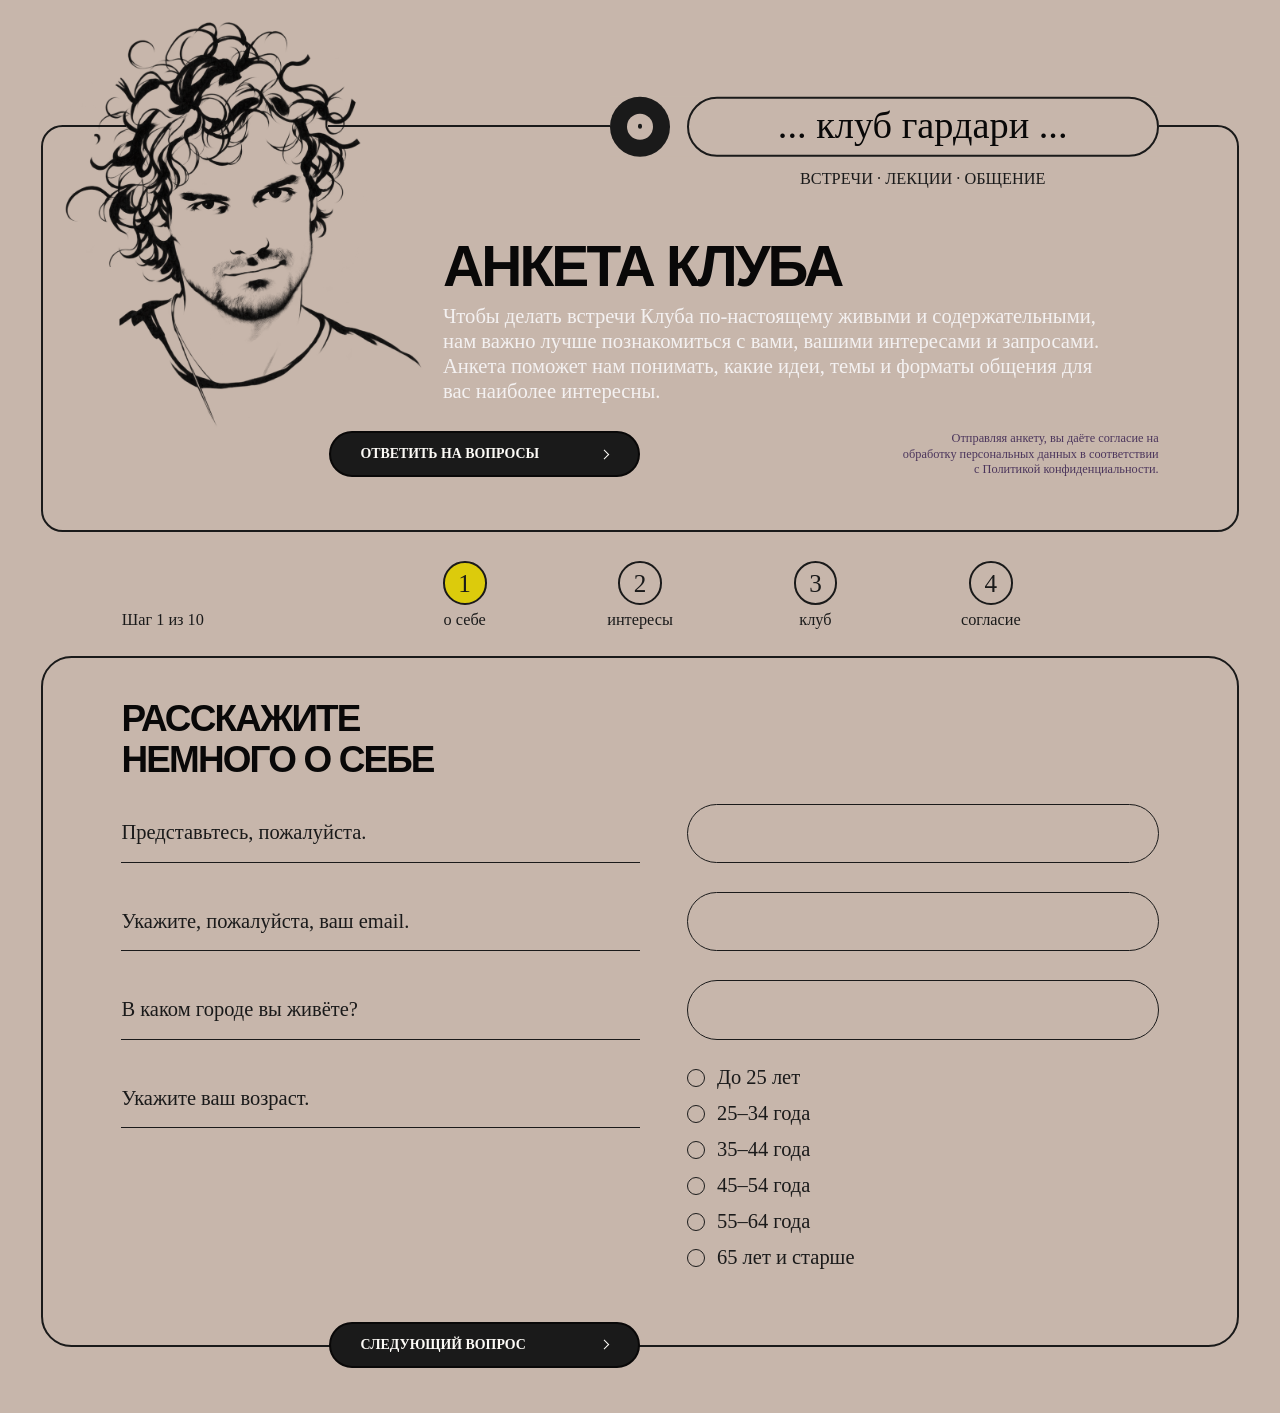
<file: index.html>
<!doctype html>
<html lang="ru" data-layout="desktop">
  <head>
    <meta charset="utf-8">
    <meta name="viewport" content="width=device-width, initial-scale=1, viewport-fit=cover">
    <meta name="robots" content="noindex,nofollow">
    <meta name="theme-color" content="#c7b6ab">
    <meta name="description" content="Анкета Клуба Гардари: помогите выбрать темы и формат будущих встреч.">
    <meta http-equiv="Content-Security-Policy" content="default-src 'none'; style-src 'self'; script-src 'self'; img-src 'self'; form-action 'none'; base-uri 'none'">
    <title>Анкета Клуба Гардари</title>
    <script src="layout.js"></script>
    <link rel="stylesheet" href="poll.css">
    <script defer src="poll.js"></script>
  </head>
  <body>
    <main class="page-shell">
      <section class="hero" aria-labelledby="title">
        <img class="portrait" src="portrait.webp" width="907" height="1027" alt="">
        <div class="club-lockup">
          <span class="club-mark" aria-hidden="true"></span>
          <a class="club-name" href="https://club.gardari.art/" aria-label="Клуб Гардари — главная">... клуб гардари ...</a>
          <p class="club-tagline">Встречи · Лекции · Общение</p>
        </div>
        <div class="hero-copy">
          <h1 id="title"><span>Анкета</span> <span>клуба</span></h1>
          <p class="intro-summary">Чтобы делать встречи Клуба по-настоящему живыми и содержательными, нам важно лучше познакомиться с вами, вашими интересами и запросами. Анкета поможет нам понимать, какие идеи, темы и форматы общения для вас наиболее интересны.</p>
        </div>
        <div class="hero-foot">
          <a class="pill pill-primary start-button" href="#form-start">Ответить на вопросы <span class="chevron" aria-hidden="true"></span>
          </a>
          <p class="privacy-note">
            <span class="privacy-line">Отправляя анкету, вы даёте согласие на</span>
            <span class="privacy-line">обработку персональных данных в соответствии</span>
            <span class="privacy-line">с <a href="https://gardari.art/legal/privacy/" rel="noopener noreferrer" target="_blank">Политикой конфиденциальности</a>.</span>
          </p>
        </div>
      </section>
      <section class="survey" id="form-start" aria-label="Вопросы анкеты">
        <header class="survey-meta">
          <p class="step-counter" id="step-count" aria-live="polite">Шаг 1 из 10</p>
          <ol class="progress" aria-label="Этапы анкеты">
            <li class="progress-step" aria-current="step">
              <span class="step-number" aria-hidden="true">1</span>
              <span>о себе</span>
            </li>
            <li class="progress-step">
              <span class="step-number" aria-hidden="true">2</span>
              <span>интересы</span>
            </li>
            <li class="progress-step">
              <span class="step-number" aria-hidden="true">3</span>
              <span>клуб</span>
            </li>
            <li class="progress-step">
              <span class="step-number" aria-hidden="true">4</span>
              <span>согласие</span>
            </li>
          </ol>
        </header>
        <form class="form-frame" id="poll-form" novalidate>
          <section class="form-step" data-step="0" data-stage="0" data-screen="intro">
            <h2 tabindex="-1">Расскажите<br>немного о себе</h2>
            <div class="field-block">
              <div class="answer-row">
                <label for="q1_name" class="field-label">Представьтесь, пожалуйста.</label>
                <div class="field-body">
                  <input type="text" id="q1_name" name="q1_name" maxlength="250" autocomplete="off" placeholder="Ваше имя и фамилия">
                </div>
              </div>
              <div class="answer-row">
                <label for="q1_email" class="field-label">Укажите, пожалуйста, ваш email.</label>
                <div class="field-body">
                  <input type="email" id="q1_email" name="q1_email" maxlength="250" autocomplete="off" placeholder="example@domain.ru" aria-describedby="email-status">
                  <p class="field-error" id="email-status" role="alert" hidden="">Проверьте адрес электронной почты.</p>
                </div>
              </div>
              <div class="answer-row">
                <label for="q2_city" class="field-label">В каком городе вы живёте?</label>
                <div class="field-body">
                  <input type="text" id="q2_city" name="q2_city" maxlength="250" autocomplete="off" placeholder="Например: Москва">
                </div>
              </div>
            </div>
            <div class="answer-row age-field" role="group" aria-labelledby="age-label">
              <div class="field-label" id="age-label">Укажите ваш возраст.</div>
              <div class="age-options">
                <label class="age-choice">
                  <input type="radio" name="q3_age" value="До 25 лет">
                  <span>До 25 лет</span>
                </label>
                <label class="age-choice">
                  <input type="radio" name="q3_age" value="25–34 года">
                  <span>25–34 года</span>
                </label>
                <label class="age-choice">
                  <input type="radio" name="q3_age" value="35–44 года">
                  <span>35–44 года</span>
                </label>
                <label class="age-choice">
                  <input type="radio" name="q3_age" value="45–54 года">
                  <span>45–54 года</span>
                </label>
                <label class="age-choice">
                  <input type="radio" name="q3_age" value="55–64 года">
                  <span>55–64 года</span>
                </label>
                <label class="age-choice">
                  <input type="radio" name="q3_age" value="65 лет и старше">
                  <span>65 лет и старше</span>
                </label>
              </div>
            </div>
          </section>
          <section class="form-step" data-step="1" data-stage="0" data-screen="work" hidden>
            <h2 tabindex="-1">Расскажите о вашем занятии</h2>
            <div class="answer-row" role="group" aria-labelledby="question-1" aria-describedby="question-1-hint">
              <div class="question-caption">
                <p class="question-label" id="question-1">4. Какой вариант лучше всего описывает вашу текущую профессиональную деятельность?</p>
                <p class="hint" id="question-1-hint">Один вариант.</p>
              </div>
              <div class="field-body">
                <div class="choices">
                  <label class="choice">
                    <input type="radio" name="q4_job" value="Специалист / сотрудник">
                    <span>Специалист / сотрудник</span>
                  </label>
                  <label class="choice">
                    <input type="radio" name="q4_job" value="Руководитель среднего звена">
                    <span>Руководитель среднего звена</span>
                  </label>
                  <label class="choice">
                    <input type="radio" name="q4_job" value="Топ-менеджер / руководитель организации">
                    <span>Топ-менеджер / руководитель организации</span>
                  </label>
                  <label class="choice">
                    <input type="radio" name="q4_job" value="Собственник бизнеса">
                    <span>Собственник бизнеса</span>
                  </label>
                  <label class="choice">
                    <input type="radio" name="q4_job" value="Индивидуальный предприниматель / фрилансер">
                    <span>Индивидуальный предприниматель / фрилансер</span>
                  </label>
                  <label class="choice">
                    <input type="radio" name="q4_job" value="Студент / аспирант">
                    <span>Студент / аспирант</span>
                  </label>
                  <label class="choice">
                    <input type="radio" name="q4_job" value="Сейчас не работаю">
                    <span>Сейчас не работаю</span>
                  </label>
                  <label class="choice">
                    <input type="radio" name="q4_job" value="Другое (укажите)">
                    <span>Другое (укажите)</span>
                  </label>
                </div>
              </div>
            </div>
            <div class="conditional answer-row" data-visible-when="q4_job:Другое (укажите)" hidden>
              <label for="q4_other" class="field-label">Уточните вашу деятельность</label>
              <div class="field-body">
                <input type="text" id="q4_other" name="q4_other" maxlength="250" autocomplete="off" placeholder="Напишите свой вариант">
              </div>
            </div>
            <div class="answer-row">
              <div class="question-caption">
                <label class="question-title" for="q5_occupation">5. Расскажите в двух-трёх словах о вашем основном занятии.</label>
                <p class="hint">Например: программирование и создание сайтов, управление персоналом в компании, преподавание в вузе, дизайн интерьеров.</p>
              </div>
              <div class="field-body">
                <textarea name="q5_occupation" id="q5_occupation" rows="3" maxlength="2000"></textarea>
              </div>
            </div>
          </section>
          <section class="form-step" data-step="2" data-stage="1" data-screen="topics" hidden>
            <h2 tabindex="-1">Темы и вопросы</h2>
            <div class="answer-row" role="group" aria-labelledby="question-2" aria-describedby="question-2-hint" data-max="3">
              <div class="question-caption">
                <p class="question-label" id="question-2">6. Какие темы и вопросы вызывают у вас наибольший интерес?</p>
                <p class="hint" id="question-2-hint">Выберите до трёх направлений.</p>
              </div>
              <div class="field-body">
                <div class="choices">
                  <label class="choice">
                    <input type="checkbox" name="q6_topics[]" value="Человек и культура">
                    <span>
                      <strong>Человек и культура</strong>
                      <small>Что делает человека человеком, как складываются его отношения с миром и другими людьми, как культура формирует наши представления о действительности, ценности и способы жизни.</small>
                    </span>
                  </label>
                  <label class="choice">
                    <input type="checkbox" name="q6_topics[]" value="Мышление">
                    <span>
                      <strong>Мышление</strong>
                      <small>Как мышление определяет наши способы взаимодействия с миром, как возникают и меняются представления о действительности, какие возможности и ограничения открывают разные способы мыслить.</small>
                    </span>
                  </label>
                  <label class="choice">
                    <input type="checkbox" name="q6_topics[]" value="Искусственный интеллект и технологии">
                    <span>
                      <strong>Искусственный интеллект и технологии</strong>
                      <small>Как технологии меняют нашу жизнь, отношения и способы взаимодействия с миром, какие возможности они открывают и что происходит с человеческим мышлением в эпоху ИИ.</small>
                    </span>
                  </label>
                  <label class="choice">
                    <input type="checkbox" name="q6_topics[]" value="Искусство и творчество">
                    <span>
                      <strong>Искусство и творчество</strong>
                      <small>Как рождаются образы и новые идеи, почему искусство позволяет увидеть привычный мир иначе, что происходит с человеком в процессе творчества.</small>
                    </span>
                  </label>
                  <label class="choice">
                    <input type="checkbox" name="q6_topics[]" value="История и современность">
                    <span>
                      <strong>История и современность</strong>
                      <small>Как менялись общества, культуры и представления людей о мире, какие процессы определяют нашу современность и как прошлое помогает понять происходящее сегодня.</small>
                    </span>
                  </label>
                  <label class="choice">
                    <input type="checkbox" name="q6_topics[]" value="Другое (укажите)">
                    <span>
                      <strong>Другое (укажите)</strong>
                    </span>
                  </label>
                </div>
                <label class="other-entry" for="q6_other">Другое (укажите): <input name="q6_other" id="q6_other" type="text" maxlength="300" placeholder="Ваш вариант">
                </label>
                <p class="limit-warning" role="status" hidden>Можно выбрать не более 3 вариантов.</p>
              </div>
            </div>
          </section>
          <section class="form-step" data-step="3" data-stage="1" data-screen="motives" hidden>
            <h2 tabindex="-1">Что вас побуждает</h2>
            <div class="answer-row" role="group" aria-labelledby="question-3" aria-describedby="question-3-hint" data-max="3">
              <div class="question-caption">
                <p class="question-label" id="question-3">7. Что побуждает вас обращаться к интересующим темам?</p>
                <p class="hint" id="question-3-hint">Выберите до трёх вариантов.</p>
              </div>
              <div class="field-body">
                <div class="choices">
                  <label class="choice">
                    <input type="checkbox" name="q7_motives[]" value="Хочу глубже понимать себя и других людей">
                    <span>
                      <strong>Хочу глубже понимать себя и других людей</strong>
                    </span>
                  </label>
                  <label class="choice">
                    <input type="checkbox" name="q7_motives[]" value="Ищу ответы на конкретные вопросы, возникающие в работе">
                    <span>
                      <strong>Ищу ответы на конкретные вопросы, возникающие в работе</strong>
                    </span>
                  </label>
                  <label class="choice">
                    <input type="checkbox" name="q7_motives[]" value="Хочу лучше разбираться в происходящем вокруг">
                    <span>
                      <strong>Хочу лучше разбираться в происходящем вокруг</strong>
                    </span>
                  </label>
                  <label class="choice">
                    <input type="checkbox" name="q7_motives[]" value="Мне интересно исследовать новые идеи и узнавать то, с чем раньше не сталкивался(ась)">
                    <span>
                      <strong>Мне интересно исследовать новые идеи и узнавать то, с чем раньше не сталкивался(ась)</strong>
                    </span>
                  </label>
                  <label class="choice">
                    <input type="checkbox" name="q7_motives[]" value="Ищу способы решать сложные задачи и принимать решения">
                    <span>
                      <strong>Ищу способы решать сложные задачи и принимать решения</strong>
                    </span>
                  </label>
                  <label class="choice">
                    <input type="checkbox" name="q7_motives[]" value="Хочу расширять кругозор, даже если знания не имеют непосредственного применения">
                    <span>
                      <strong>Хочу расширять кругозор, даже если знания не имеют непосредственного применения</strong>
                    </span>
                  </label>
                  <label class="choice">
                    <input type="checkbox" name="q7_motives[]" value="Интересуюсь темами в связи со своими увлечениями и творческими проектами">
                    <span>
                      <strong>Интересуюсь темами в связи со своими увлечениями и творческими проектами</strong>
                    </span>
                  </label>
                  <label class="choice">
                    <input type="checkbox" name="q7_motives[]" value="Другое (укажите)">
                    <span>
                      <strong>Другое (укажите)</strong>
                    </span>
                  </label>
                </div>
                <label class="other-entry" for="q7_other">Другое (укажите): <input name="q7_other" id="q7_other" type="text" maxlength="300" placeholder="Ваш вариант">
                </label>
                <p class="limit-warning" role="status" hidden>Можно выбрать не более 3 вариантов.</p>
              </div>
            </div>
          </section>
          <section class="form-step" data-step="4" data-stage="1" data-screen="difficulties" hidden>
            <h2 tabindex="-1">Затруднения и ваши мысли</h2>
            <div class="answer-row" role="group" aria-labelledby="question-4" aria-describedby="question-4-hint" data-max="3">
              <div class="question-caption">
                <p class="question-label" id="question-4">8. С какими затруднениями вы чаще сталкиваетесь в работе, повседневной жизни или при попытке разобраться в сложных вопросах?</p>
                <p class="hint" id="question-4-hint">Выберите до трёх вариантов.</p>
              </div>
              <div class="field-body">
                <div class="choices">
                  <label class="choice">
                    <input type="checkbox" name="q8_difficulties[]" value="Сложно разобраться в большом количестве информации">
                    <span>
                      <strong>Сложно разобраться в большом количестве информации</strong>
                    </span>
                  </label>
                  <label class="choice">
                    <input type="checkbox" name="q8_difficulties[]" value="Трудно отличить достоверные сведения от сомнительных">
                    <span>
                      <strong>Трудно отличить достоверные сведения от сомнительных</strong>
                    </span>
                  </label>
                  <label class="choice">
                    <input type="checkbox" name="q8_difficulties[]" value="Не всегда понятно, на какие основания опираться при принятии решения">
                    <span>
                      <strong>Не всегда понятно, на какие основания опираться при принятии решения</strong>
                    </span>
                  </label>
                  <label class="choice">
                    <input type="checkbox" name="q8_difficulties[]" value="Бывает сложно разобраться в противоречивых мнениях и объяснениях">
                    <span>
                      <strong>Бывает сложно разобраться в противоречивых мнениях и объяснениях</strong>
                    </span>
                  </label>
                  <label class="choice">
                    <input type="checkbox" name="q8_difficulties[]" value="Трудно увидеть ситуацию с другой стороны или найти новый подход">
                    <span>
                      <strong>Трудно увидеть ситуацию с другой стороны или найти новый подход</strong>
                    </span>
                  </label>
                  <label class="choice">
                    <input type="checkbox" name="q8_difficulties[]" value="Не хватает времени или возможностей глубоко изучать интересующие вопросы">
                    <span>
                      <strong>Не хватает времени или возможностей глубоко изучать интересующие вопросы</strong>
                    </span>
                  </label>
                  <label class="choice">
                    <input type="checkbox" name="q8_difficulties[]" value="Не хватает людей, с которыми можно обсудить сложные или необычные идеи">
                    <span>
                      <strong>Не хватает людей, с которыми можно обсудить сложные или необычные идеи</strong>
                    </span>
                  </label>
                  <label class="choice">
                    <input type="checkbox" name="q8_difficulties[]" value="Не испытываю подобных затруднений">
                    <span>
                      <strong>Не испытываю подобных затруднений</strong>
                    </span>
                  </label>
                  <label class="choice">
                    <input type="checkbox" name="q8_difficulties[]" value="Другое (укажите)">
                    <span>
                      <strong>Другое (укажите)</strong>
                    </span>
                  </label>
                </div>
                <label class="other-entry" for="q8_other">Другое (укажите): <input name="q8_other" id="q8_other" type="text" maxlength="300" placeholder="Ваш вариант">
                </label>
                <p class="limit-warning" role="status" hidden>Можно выбрать не более 3 вариантов.</p>
              </div>
            </div>
            <div class="answer-row">
              <div class="question-caption">
                <label class="question-title" for="q9_difficulty">9. Если среди предложенных вариантов не оказалось затруднения, с которым вы сталкиваетесь, расскажите о нём своими словами.</label>
                <p class="hint">Необязательно.</p>
              </div>
              <div class="field-body">
                <textarea name="q9_difficulty" id="q9_difficulty" rows="3" maxlength="2000"></textarea>
              </div>
            </div>
          </section>
          <section class="form-step" data-step="5" data-stage="2" data-screen="participation" hidden>
            <h2 tabindex="-1">Участие в клубе</h2>
            <div class="answer-row" role="group" aria-labelledby="question-5" aria-describedby="question-5-hint">
              <div class="question-caption">
                <p class="question-label" id="question-5">10. Участвуете ли вы сейчас во встречах, клубах или сообществах по интересам?</p>
                <p class="hint" id="question-5-hint">Один вариант.</p>
              </div>
              <div class="field-body">
                <div class="choices">
                  <label class="choice">
                    <input type="radio" name="q10_existing" value="Да, регулярно (1–2 раза в месяц)">
                    <span>Да, регулярно (1–2 раза в месяц)</span>
                  </label>
                  <label class="choice">
                    <input type="radio" name="q10_existing" value="Иногда (1 раз в 2–3 месяца)">
                    <span>Иногда (1 раз в 2–3 месяца)</span>
                  </label>
                  <label class="choice">
                    <input type="radio" name="q10_existing" value="Раньше участвовал(а), сейчас нет">
                    <span>Раньше участвовал(а), сейчас нет</span>
                  </label>
                  <label class="choice">
                    <input type="radio" name="q10_existing" value="Нет, но мне это интересно">
                    <span>Нет, но мне это интересно</span>
                  </label>
                  <label class="choice">
                    <input type="radio" name="q10_existing" value="Нет, и пока такой потребности не испытываю">
                    <span>Нет, и пока такой потребности не испытываю</span>
                  </label>
                </div>
              </div>
            </div>
            <div class="answer-row" role="group" aria-labelledby="question-6" aria-describedby="question-6-hint" data-max="3">
              <div class="question-caption">
                <p class="question-label" id="question-6">11. Что представляет для вас наибольшую ценность в участии в интеллектуальном клубе?</p>
                <p class="hint" id="question-6-hint">Выберите до трёх вариантов.</p>
              </div>
              <div class="field-body">
                <div class="choices">
                  <label class="choice">
                    <input type="checkbox" name="q11_value[]" value="Возможность глубже разбираться в интересующих вопросах">
                    <span>
                      <strong>Возможность глубже разбираться в интересующих вопросах</strong>
                    </span>
                  </label>
                  <label class="choice">
                    <input type="checkbox" name="q11_value[]" value="Новые знания и идеи">
                    <span>
                      <strong>Новые знания и идеи</strong>
                    </span>
                  </label>
                  <label class="choice">
                    <input type="checkbox" name="q11_value[]" value="Общение с интересными людьми">
                    <span>
                      <strong>Общение с интересными людьми</strong>
                    </span>
                  </label>
                  <label class="choice">
                    <input type="checkbox" name="q11_value[]" value="Знакомство с другими точками зрения">
                    <span>
                      <strong>Знакомство с другими точками зрения</strong>
                    </span>
                  </label>
                  <label class="choice">
                    <input type="checkbox" name="q11_value[]" value="Возможность обсуждать собственные идеи и получать обратную связь">
                    <span>
                      <strong>Возможность обсуждать собственные идеи и получать обратную связь</strong>
                    </span>
                  </label>
                  <label class="choice">
                    <input type="checkbox" name="q11_value[]" value="Совместный поиск ответов на сложные вопросы">
                    <span>
                      <strong>Совместный поиск ответов на сложные вопросы</strong>
                    </span>
                  </label>
                  <label class="choice">
                    <input type="checkbox" name="q11_value[]" value="Возможность применять новые знания и подходы в жизни или работе">
                    <span>
                      <strong>Возможность применять новые знания и подходы в жизни или работе</strong>
                    </span>
                  </label>
                  <label class="choice">
                    <input type="checkbox" name="q11_value[]" value="Получать поддержку в сообществе людей со схожими интересами">
                    <span>
                      <strong>Получать поддержку в сообществе людей со схожими интересами</strong>
                    </span>
                  </label>
                  <label class="choice">
                    <input type="checkbox" name="q11_value[]" value="Другое (укажите)">
                    <span>
                      <strong>Другое (укажите)</strong>
                    </span>
                  </label>
                </div>
                <label class="other-entry" for="q11_other">Другое (укажите): <input name="q11_other" id="q11_other" type="text" maxlength="300" placeholder="Ваш вариант">
                </label>
                <p class="limit-warning" role="status" hidden>Можно выбрать не более 3 вариантов.</p>
              </div>
            </div>
          </section>
          <section class="form-step" data-step="6" data-stage="2" data-screen="factors" hidden>
            <h2 tabindex="-1">Будущие встречи</h2>
            <div class="answer-row" role="group" aria-labelledby="question-7" aria-describedby="question-7-hint" data-max="3">
              <div class="question-caption">
                <p class="question-label" id="question-7">12. Что больше всего повлияет на ваше решение посетить встречу клуба?</p>
                <p class="hint" id="question-7-hint">Выберите до трёх вариантов.</p>
              </div>
              <div class="field-body">
                <div class="choices">
                  <label class="choice">
                    <input type="checkbox" name="q12_factors[]" value="Тема, которая мне действительно интересна">
                    <span>
                      <strong>Тема, которая мне действительно интересна</strong>
                    </span>
                  </label>
                  <label class="choice">
                    <input type="checkbox" name="q12_factors[]" value="Участие интересного или компетентного ведущего">
                    <span>
                      <strong>Участие интересного или компетентного ведущего</strong>
                    </span>
                  </label>
                  <label class="choice">
                    <input type="checkbox" name="q12_factors[]" value="Возможность не только слушать, но и высказывать своё мнение">
                    <span>
                      <strong>Возможность не только слушать, но и высказывать своё мнение</strong>
                    </span>
                  </label>
                  <label class="choice">
                    <input type="checkbox" name="q12_factors[]" value="Практическая польза от встречи">
                    <span>
                      <strong>Практическая польза от встречи</strong>
                    </span>
                  </label>
                  <label class="choice">
                    <input type="checkbox" name="q12_factors[]" value="Возможность познакомиться с новыми людьми">
                    <span>
                      <strong>Возможность познакомиться с новыми людьми</strong>
                    </span>
                  </label>
                  <label class="choice">
                    <input type="checkbox" name="q12_factors[]" value="Необычный подход к обсуждению знакомых вопросов">
                    <span>
                      <strong>Необычный подход к обсуждению знакомых вопросов</strong>
                    </span>
                  </label>
                  <label class="choice">
                    <input type="checkbox" name="q12_factors[]" value="Возможность продолжить уже начатый разговор">
                    <span>
                      <strong>Возможность продолжить уже начатый разговор</strong>
                    </span>
                  </label>
                </div>
                <p class="limit-warning" role="status" hidden>Можно выбрать не более 3 вариантов.</p>
              </div>
            </div>
            <div class="answer-row" role="group" aria-labelledby="question-8" aria-describedby="question-8-hint" data-max="0">
              <div class="question-caption">
                <p class="question-label" id="question-8">13. В каком формате вам было бы интереснее участвовать в жизни клуба?</p>
                <p class="hint" id="question-8-hint">Можно выбрать несколько вариантов.</p>
              </div>
              <div class="field-body">
                <div class="choices">
                  <label class="choice">
                    <input type="checkbox" name="q13_formats[]" value="Живые встречи в Екатеринбурге (офлайн)">
                    <span>
                      <strong>Живые встречи в Екатеринбурге (офлайн)</strong>
                    </span>
                  </label>
                  <label class="choice">
                    <input type="checkbox" name="q13_formats[]" value="Онлайн-встречи или лекции с возможностью обсуждения">
                    <span>
                      <strong>Онлайн-встречи или лекции с возможностью обсуждения</strong>
                    </span>
                  </label>
                  <label class="choice">
                    <input type="checkbox" name="q13_formats[]" value="Записи встреч и материалы для самостоятельного знакомства">
                    <span>
                      <strong>Записи встреч и материалы для самостоятельного знакомства</strong>
                    </span>
                  </label>
                  <label class="choice">
                    <input type="checkbox" name="q13_formats[]" value="Другое (укажите)">
                    <span>
                      <strong>Другое (укажите)</strong>
                    </span>
                  </label>
                </div>
                <label class="other-entry" for="q13_other">Другое (укажите): <input name="q13_other" id="q13_other" type="text" maxlength="300" placeholder="Ваш вариант">
                </label>
              </div>
            </div>
          </section>
          <section class="form-step" data-step="7" data-stage="2" data-screen="frequency" hidden>
            <h2 tabindex="-1">Регулярность и длительность</h2>
            <div class="answer-row" role="group" aria-labelledby="question-9" aria-describedby="question-9-hint">
              <div class="question-caption">
                <p class="question-label" id="question-9">14. Как часто вы были бы готовы участвовать во встречах клуба?</p>
                <p class="hint" id="question-9-hint">Один вариант.</p>
              </div>
              <div class="field-body">
                <div class="choices">
                  <label class="choice">
                    <input type="radio" name="q14_frequency" value="Раз в неделю">
                    <span>Раз в неделю</span>
                  </label>
                  <label class="choice">
                    <input type="radio" name="q14_frequency" value="Два раза в месяц">
                    <span>Два раза в месяц</span>
                  </label>
                  <label class="choice">
                    <input type="radio" name="q14_frequency" value="Раз в месяц">
                    <span>Раз в месяц</span>
                  </label>
                  <label class="choice">
                    <input type="radio" name="q14_frequency" value="Раз в два-три месяца">
                    <span>Раз в два-три месяца</span>
                  </label>
                  <label class="choice">
                    <input type="radio" name="q14_frequency" value="В зависимости от темы и формата встречи">
                    <span>В зависимости от темы и формата встречи</span>
                  </label>
                  <label class="choice">
                    <input type="radio" name="q14_frequency" value="Пока не знаю">
                    <span>Пока не знаю</span>
                  </label>
                </div>
              </div>
            </div>
            <div class="answer-row" role="group" aria-labelledby="question-10" aria-describedby="question-10-hint">
              <div class="question-caption">
                <p class="question-label" id="question-10">15. Какая продолжительность встречи для вас оптимальна?</p>
                <p class="hint" id="question-10-hint">Один вариант.</p>
              </div>
              <div class="field-body">
                <div class="choices">
                  <label class="choice">
                    <input type="radio" name="q15_duration" value="1–1,5 часа">
                    <span>1–1,5 часа</span>
                  </label>
                  <label class="choice">
                    <input type="radio" name="q15_duration" value="Около двух часов">
                    <span>Около двух часов</span>
                  </label>
                  <label class="choice">
                    <input type="radio" name="q15_duration" value="2,5–3 часа">
                    <span>2,5–3 часа</span>
                  </label>
                  <label class="choice">
                    <input type="radio" name="q15_duration" value="Продолжительность не имеет значения, если встреча интересна">
                    <span>Продолжительность не имеет значения, если встреча интересна</span>
                  </label>
                </div>
              </div>
            </div>
          </section>
          <section class="form-step" data-step="8" data-stage="2" data-screen="times" hidden>
            <h2 tabindex="-1">Время и пожелания</h2>
            <div class="answer-row" role="group" aria-labelledby="question-11" aria-describedby="question-11-hint" data-max="0">
              <div class="question-caption">
                <p class="question-label" id="question-11">16. В какое время вам удобнее участвовать во встречах?</p>
                <p class="hint" id="question-11-hint">Можно выбрать несколько вариантов.</p>
              </div>
              <div class="field-body">
                <div class="choices">
                  <label class="choice">
                    <input type="checkbox" name="q16_times[]" value="В будние дни вечером">
                    <span>
                      <strong>В будние дни вечером</strong>
                    </span>
                  </label>
                  <label class="choice">
                    <input type="checkbox" name="q16_times[]" value="В выходные днём">
                    <span>
                      <strong>В выходные днём</strong>
                    </span>
                  </label>
                  <label class="choice">
                    <input type="checkbox" name="q16_times[]" value="В выходные вечером">
                    <span>
                      <strong>В выходные вечером</strong>
                    </span>
                  </label>
                  <label class="choice">
                    <input type="checkbox" name="q16_times[]" value="Зависит от конкретной даты">
                    <span>
                      <strong>Зависит от конкретной даты</strong>
                    </span>
                  </label>
                  <label class="choice">
                    <input type="checkbox" name="q16_times[]" value="Другое (укажите)">
                    <span>
                      <strong>Другое (укажите)</strong>
                    </span>
                  </label>
                </div>
                <label class="other-entry" for="q16_other">Другое (укажите): <input name="q16_other" id="q16_other" type="text" maxlength="300" placeholder="Ваш вариант">
                </label>
              </div>
            </div>
            <div class="answer-row">
              <div class="question-caption">
                <label class="question-title" for="q17_comments">17. Что ещё нам важно учесть при организации клуба? Здесь вы можете написать любые комментарии, пожелания или темы для обсуждения.</label>
                <p class="hint">Необязательно.</p>
              </div>
              <div class="field-body">
                <textarea name="q17_comments" id="q17_comments" rows="3" maxlength="2000"></textarea>
              </div>
            </div>
          </section>
          <section class="form-step" data-step="9" data-stage="3" data-screen="focus" hidden>
            <h2 tabindex="-1">Фокус-группа и согласие</h2>
            <div class="answer-row" role="group" aria-labelledby="question-12" aria-describedby="question-12-hint">
              <div class="question-caption">
                <p class="question-label" id="question-12">18. Готовы ли вы принять участие в очной фокус-группе клуба в Екатеринбурге?</p>
                <p class="hint" id="question-12-hint">Один вариант.</p>
              </div>
              <div class="field-body">
                <div class="choices">
                  <label class="choice">
                    <input type="radio" name="q18_focus" value="Да, готов(а)">
                    <span>Да, готов(а)</span>
                  </label>
                  <label class="choice">
                    <input type="radio" name="q18_focus" value="Возможно, зависит от даты и времени">
                    <span>Возможно, зависит от даты и времени</span>
                  </label>
                  <label class="choice">
                    <input type="radio" name="q18_focus" value="Нет, пока не готов(а)">
                    <span>Нет, пока не готов(а)</span>
                  </label>
                </div>
              </div>
            </div>
            <div class="conditional answer-row" data-visible-when="q18_focus:Да, готов(а)|Возможно, зависит от даты и времени" hidden>
              <label for="q18_contact" class="field-label">Если готовы, оставьте, пожалуйста, контакт для связи.</label>
              <div class="field-body">
                <input type="text" id="q18_contact" name="q18_contact" maxlength="250" autocomplete="off" placeholder="Telegram, WhatsApp, Max">
                <small>Необязательно.</small>
              </div>
            </div>
            <div class="consent">
              <label>
                <input type="checkbox" name="consent" value="1" id="consent" aria-describedby="consent-status">
                <span>Я даю согласие на обработку моих персональных данных в соответствии с <a href="https://gardari.art/legal/privacy/" target="_blank" rel="noopener noreferrer">Политикой обработки персональных данных</a>.</span>
              </label>
              <p class="field-error" id="consent-status" role="alert" hidden="">Отметьте согласие, чтобы завершить анкету.</p>
            </div>
          </section>
          <div class="form-actions">
            <button class="pill back-button" type="button" id="prev" hidden>
              <span class="chevron chevron-back" aria-hidden="true"></span> Назад</button>
            <button class="pill pill-primary" type="button" id="next">Следующий вопрос <span class="chevron" aria-hidden="true"></span>
            </button>
            <button class="pill pill-primary" type="submit" id="send" hidden>Завершить <span class="chevron" aria-hidden="true"></span>
            </button>
          </div>
        </form>
        <section class="thanks" id="thank-you" aria-labelledby="thanks-title" hidden>
          <h2 id="thanks-title" tabindex="-1">Спасибо за участие!</h2>
          <a class="pill pill-primary" href="https://club.gardari.art/">Вернуться на сайт клуба <span class="chevron" aria-hidden="true"></span>
          </a>
        </section>
      </section>
    </main>
  </body>
</html>
</file>
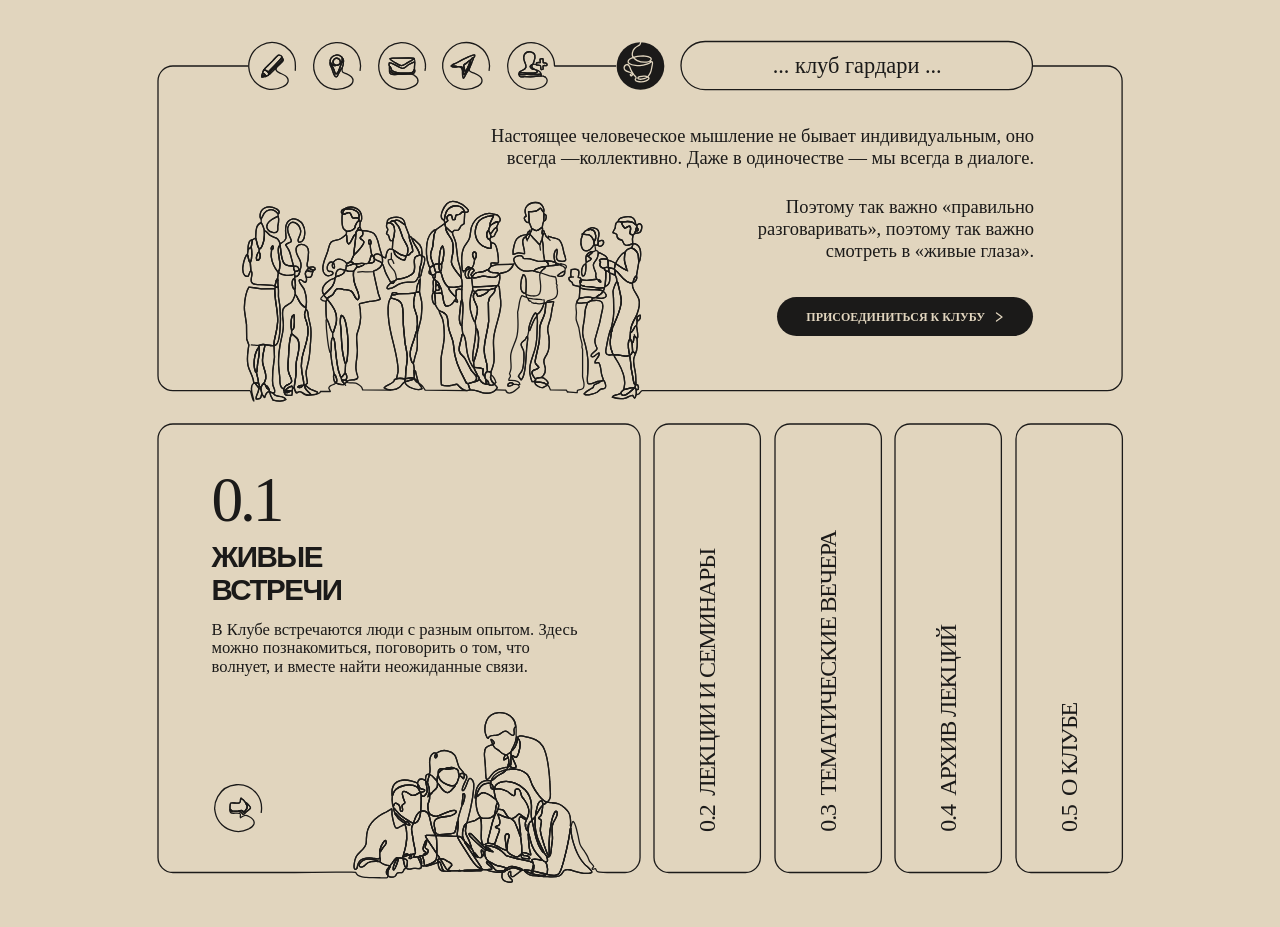
<file: site/index.html>
<!doctype html>
<html lang="ru">
<head>
  <meta charset="utf-8">
  <meta name="viewport" content="width=device-width, initial-scale=1">
  <meta name="robots" content="noindex,nofollow">
  <title>Клуб Гардари</title>
  <meta property="og:type" content="website">
  <meta property="og:locale" content="ru_RU">
  <meta property="og:site_name" content="Клуб Гардари">
  <meta property="og:title" content="Клуб Гардари">
  <meta property="og:url" content="https://dgardari-ai.github.io/gardari-club-preview/site/">
  <meta property="og:image" content="https://dgardari-ai.github.io/gardari-club-preview/site/assets/art/club-link-preview.png">
  <meta property="og:image:type" content="image/png">
  <meta property="og:image:width" content="1644">
  <meta property="og:image:height" content="1312">
  <meta property="og:image:alt" content="Чашка и название «Клуб Гардари» над контурным рисунком беседующих людей">
  <meta name="twitter:card" content="summary_large_image">
  <meta name="twitter:image" content="https://dgardari-ai.github.io/gardari-club-preview/site/assets/art/club-link-preview.png">
  <meta name="twitter:image:alt" content="Чашка и название «Клуб Гардари» над контурным рисунком беседующих людей">
  <link rel="stylesheet" href="assets/base.css?v=20261124-phone-header-picker">
  <link rel="stylesheet" href="assets/cards.css?v=20261124-shared-card-layout">
  <link rel="stylesheet" href="assets/home-entrance.css?v=20261123-phone-review">
  <script>
    (() => {
      const navigation = performance.getEntriesByType('navigation')[0];
      if (location.hash || navigation?.type === 'back_forward' || document.hidden ||
          matchMedia('(prefers-reduced-motion: reduce)').matches || !Element.prototype.animate) return;
      const root = document.documentElement;
      root.classList.add('home-entrance-pending');
      setTimeout(() => root.classList.remove('home-entrance-pending'), 2400);
    })();
  </script>
  <script defer src="assets/shared.js?v=20261124-phone-header-picker"></script>
  <script defer src="assets/illustrated-frames.js?v=20261123-phone-review"></script>
  <script defer src="assets/cards.js?v=20261124-shared-card-copy"></script>
  <script defer src="assets/home-entrance.js?v=20261123-phone-review"></script>
</head>
<body data-page="home">
  <main class="shell home-page">
    <section class="hero" aria-labelledby="club-title">
      <svg class="stroke-outline hero-outline--desktop" viewBox="0 0 2902.365 977.082" aria-hidden="true" focusable="false">
        <path vector-effect="non-scaling-stroke" d="M217.64 977.082 H44.907 A44.907 44.907 0 0 1 0 932.175 V44.907 A44.907 44.907 0 0 1 44.907 0 H272 M1194 0 H1380 M2634 0 H2857.458 A44.907 44.907 0 0 1 2902.365 44.907 V932.175 A44.907 44.907 0 0 1 2857.458 977.082 H1563.99"/>
      </svg>
      <svg class="stroke-outline hero-outline--mobile" aria-hidden="true" focusable="false"><path/><rect width="100%" height="100%"/></svg>
      <nav class="hero-nav" aria-label="Меню Клуба">
        <a class="icon-link" href="events/index.html" aria-label="План мероприятий" title="План мероприятий"><svg class="club-line-mark" aria-hidden="true" focusable="false"><use href="assets/club-icons.svg?v=20261123-phone-review#nav-plan"/></svg></a>
        <a class="icon-link" href="about/index.html#contacts" aria-label="Адреса и контакты" title="Адреса и контакты"><svg class="club-line-mark" aria-hidden="true" focusable="false"><use href="assets/club-icons.svg?v=20261123-phone-review#nav-location"/></svg></a>
        <a class="icon-link" href="mailto:club@gardari.art" aria-label="Написать в Клуб" title="Написать в Клуб"><svg class="club-line-mark" aria-hidden="true" focusable="false"><use href="assets/club-icons.svg?v=20261123-phone-review#nav-email"/></svg></a>
        <a class="icon-link" href="https://t.me/gardariart" aria-label="Телеграм-канал Дениса Гардари" title="Телеграм-канал Дениса Гардари"><svg class="club-line-mark" aria-hidden="true" focusable="false"><use href="assets/club-icons.svg?v=20261123-phone-review#nav-telegram"/></svg></a>
        <a class="icon-link" href="about/index.html#join" aria-label="Варианты участия" title="Варианты участия"><svg class="club-line-mark" aria-hidden="true" focusable="false"><use href="assets/club-icons.svg?v=20261123-phone-review#nav-join"/></svg></a>
      </nav>
      <div class="hero-brand">
        <svg class="club-line-mark club-cup" aria-hidden="true" focusable="false"><use href="assets/club-icons.svg?v=20261123-phone-review#cup-solid"/></svg>
        <h1 class="nameplate" id="club-title">... клуб гардари ...<svg class="stroke-outline" aria-hidden="true" focusable="false"><rect width="100%" height="100%"/></svg></h1>
      </div>
      <div class="hero-copy">
        <p>Настоящее человеческое <br class="phone-copy-break">мышление не бывает <br class="phone-copy-break">индивидуальным, <br class="phone-copy-break">оно<br> всегда —коллективно. <br class="phone-copy-break">Даже в одиночестве — мы <br class="phone-copy-break">всегда в диалоге.</p>
        <p>Поэтому так важно <br class="phone-copy-break">«правильно<br> разговаривать», <br class="phone-copy-break">поэтому так важно<br> смотреть <br class="phone-copy-break">в «живые глаза».</p>
      </div>
      <a class="pill-action join-action" href="about/index.html#join"><span class="pill-label">Присоединиться к клубу<span class="pill-mark" aria-hidden="true"></span></span></a>
      <picture class="hero-drawing">
        <source media="(max-width: 718px)" srcset="assets/art/hero-mobile.svg">
        <img data-club-art class="hero-scene" src="assets/art/hero.svg?v=20261123-frame-joins" alt="">
      </picture>
    </section>
    <section data-deck="home" aria-label="Разделы Клуба"></section>
  </main>
</body>
</html>
</file>
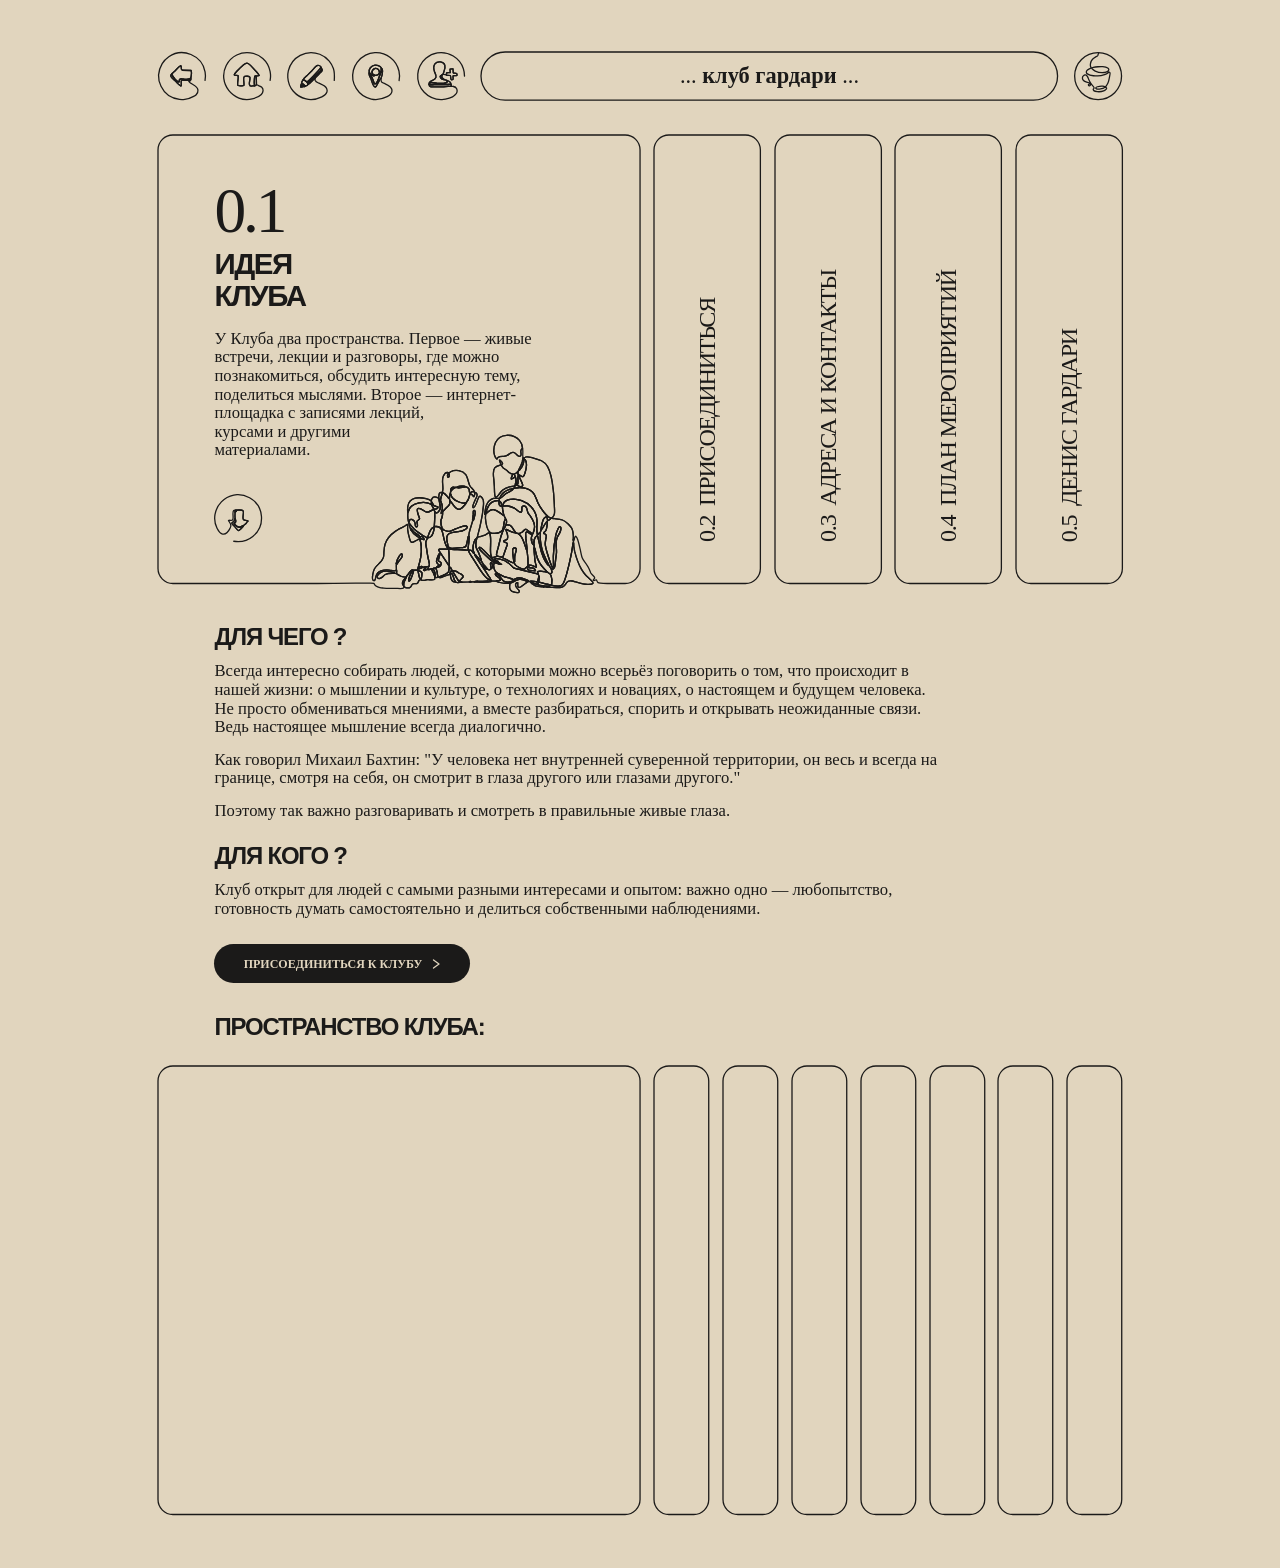
<file: site/about/index.html>
<!doctype html>
<html lang="ru">
<head>
  <meta charset="utf-8">
  <meta name="viewport" content="width=device-width, initial-scale=1">
  <meta name="robots" content="noindex,nofollow">
  <title>О Клубе · Клуб Гардари</title>
  <meta property="og:type" content="website">
  <meta property="og:locale" content="ru_RU">
  <meta property="og:site_name" content="Клуб Гардари">
  <meta property="og:title" content="О Клубе · Клуб Гардари">
  <meta property="og:url" content="https://dgardari-ai.github.io/gardari-club-preview/site/about/">
  <meta property="og:image" content="https://dgardari-ai.github.io/gardari-club-preview/site/assets/art/club-link-preview.png">
  <meta property="og:image:type" content="image/png">
  <meta property="og:image:width" content="1644">
  <meta property="og:image:height" content="1312">
  <meta property="og:image:alt" content="Чашка и название «Клуб Гардари» над контурным рисунком беседующих людей">
  <meta name="twitter:card" content="summary_large_image">
  <meta name="twitter:image" content="https://dgardari-ai.github.io/gardari-club-preview/site/assets/art/club-link-preview.png">
  <meta name="twitter:image:alt" content="Чашка и название «Клуб Гардари» над контурным рисунком беседующих людей">
  <link rel="stylesheet" href="../assets/base.css?v=20261124-phone-header-picker">
  <link rel="stylesheet" href="../assets/cards.css?v=20261124-shared-card-layout">
  <script data-inner-entrance src="../assets/shared.js?v=20261124-phone-header-picker"></script>
  <script defer src="../assets/illustrated-frames.js?v=20261123-phone-review"></script>
  <script defer src="../assets/cards.js?v=20261124-shared-card-copy"></script>
</head>
<body data-page="about">
  <main class="shell inner-page">
    <header data-inner-header></header>
    <section data-deck="about" aria-label="О Клубе"></section>
    <template id="idea-detail">
      <h3>ДЛЯ ЧЕГО ?</h3>
      <p>Всегда интересно собирать людей, с которыми можно всерьёз поговорить о том, что происходит в <br>
        нашей жизни: о мышлении и культуре, о технологиях и новациях, о настоящем и будущем человека. <br>
        Не просто обмениваться мнениями, а вместе разбираться, спорить и открывать неожиданные связи. <br>
        Ведь настоящее мышление всегда диалогично.</p>
      <p>Как говорил Михаил Бахтин: "У человека нет внутренней суверенной территории, он весь и всегда на <br>
        границе, смотря на себя, он смотрит в глаза другого или глазами другого."</p>
      <p>Поэтому так важно разговаривать и смотреть в правильные живые глаза.</p>
      <h3>ДЛЯ КОГО ?</h3>
      <p>Клуб открыт для людей с самыми разными интересами и опытом: важно одно — любопытство, <br>
        готовность думать самостоятельно и делиться собственными наблюдениями.</p>
      <a class="pill-action join-action" href="#join"><span class="pill-label">Присоединиться к клубу<span class="pill-mark" aria-hidden="true"></span></span></a>
      <section class="club-space" id="club-space" aria-labelledby="club-space-gallery-title">
        <h3 id="club-space-gallery-title">ПРОСТРАНСТВО КЛУБА:</h3>
        <div class="club-deck space-track" role="group" aria-label="Фотографии пространства Клуба">
          <button type="button" class="deck-card space-photo is-open" aria-pressed="true">
            <img src="../assets/club-space/space-01.webp" width="1440" height="1440" loading="lazy" decoding="async" alt="Зал Клуба с картинами и мягкими креслами"
                 style="--photo-focus: 50% 62%" data-tone=".012 .164 .315 .446 .559 .666 .773 .875 .976" data-balance="1 .995 1.015" data-saturation=".98">
          </button>
          <button type="button" class="deck-card space-photo" aria-pressed="false">
            <img src="../assets/club-space/space-02.webp" width="1440" height="1440" loading="lazy" decoding="async" alt="Картины на светлой стене между залом и рабочей зоной"
                 style="--photo-focus: 58% 51%" data-tone=".012 .152 .288 .417 .524 .628 .740 .848 .946" data-balance="1 1 1.012" data-saturation=".98">
          </button>
          <button type="button" class="deck-card space-photo" aria-pressed="false">
            <img src="../assets/club-space/space-03.webp" width="1440" height="1384" loading="lazy" decoding="async" alt="Гости собрались на встречу среди картин"
                 style="--photo-focus: 59% 56%" data-tone=".012 .158 .310 .430 .541 .646 .755 .853 .952" data-balance=".994 1 1.019" data-saturation=".96">
          </button>
          <button type="button" class="deck-card space-photo" aria-pressed="false">
            <img src="../assets/club-space/space-04.webp" width="1440" height="1440" loading="lazy" decoding="async" alt="Гости разговаривают на фоне большой картины"
                 style="--photo-focus: 53% 40%" data-tone=".008 .149 .313 .452 .565 .674 .778 .879 .981" data-balance=".983 1 1.018" data-saturation=".94">
          </button>
          <button type="button" class="deck-card space-photo" aria-pressed="false">
            <img src="../assets/club-space/space-05.webp" width="1440" height="1440" loading="lazy" decoding="async" alt="Разговор у стены с тремя картинами"
                 style="--photo-focus: 67% 27%" data-tone=".016 .127 .244 .342 .447 .555 .677 .807 .959" data-balance=".998 1 1.006" data-saturation=".97">
          </button>
          <button type="button" class="deck-card space-photo" aria-pressed="false">
            <img src="../assets/club-space/space-06.webp" width="1440" height="1440" loading="lazy" decoding="async" alt="Музыкальный вечер в Клубе"
                 style="--photo-focus: 51% 62%" data-tone=".007 .137 .311 .442 .569 .679 .784 .882 .974" data-balance=".982 1 1.022" data-saturation=".94">
          </button>
          <button type="button" class="deck-card space-photo" aria-pressed="false">
            <img src="../assets/club-space/space-07.webp" width="1440" height="1440" loading="lazy" decoding="async" alt="Гости вечерней встречи за столом"
                 style="--photo-focus: 61% 58%" data-tone=".009 .154 .332 .452 .564 .662 .757 .857 .964" data-balance=".988 1 1.011" data-saturation=".95">
          </button>
          <button type="button" class="deck-card space-photo" aria-pressed="false">
            <img src="../assets/club-space/space-08.webp" width="1440" height="1440" loading="lazy" decoding="async" alt="Гости встречи у книжной полки"
                 style="--photo-focus: 53% 10%" data-tone=".013 .150 .298 .421 .540 .650 .757 .864 .973" data-balance=".996 1 1.01" data-saturation=".97">
          </button>
        </div>
      </section>
    </template>
    <template id="join-detail">
      <a href="mailto:club@gardari.art?subject=%D0%92%D0%B0%D1%80%D0%B8%D0%B0%D0%BD%D1%82%D1%8B%20%D1%83%D1%87%D0%B0%D1%81%D1%82%D0%B8%D1%8F%20%D0%B2%20%D0%9A%D0%BB%D1%83%D0%B1%D0%B5">Написать о вариантах участия</a>
    </template>
    <template id="contacts-detail">
      <section class="contact-section" aria-labelledby="club-space-title">
        <h3 id="club-space-title">Пространство клуба</h3>
        <p><strong>Адрес:</strong> Екатеринбург, ул. Азина 22/2, ЖК «Мельница».</p>
        <p><strong>Расположение:</strong> Отдельный вход в двухэтажное помещение <br>
          с обратной стороны центрального входа в ЖК, большая стеклянная дверь. <br>
          Пройти можно как с ул. Свердлова, так и с ул. Азина.</p>
        <a class="pill-action contact-map" href="https://yandex.ru/maps/org/artel_gardari/245282886545/"><span class="pill-label">Яндекс Карты<span class="pill-mark" aria-hidden="true"></span></span></a>
      </section>
      <section class="contact-section" aria-labelledby="club-contacts-title">
        <h3 id="club-contacts-title">Контакты</h3>
        <p><strong>Почта клуба:</strong> <a href="mailto:club@gardari.art">club@gardari.art</a></p>
      </section>
      <section class="contact-section" aria-labelledby="club-resources-title">
        <h3 id="club-resources-title">Наши ресурсы</h3>
        <dl class="club-resources">
          <div>
            <dt>Арт галерея</dt>
            <dd><a class="pill-action" href="https://gallery.gardari.art/"><span class="pill-label">gallery.gardari.art<span class="pill-mark" aria-hidden="true"></span></span></a></dd>
          </div>
          <div>
            <dt>Блог Гардари</dt>
            <dd><a class="pill-action" href="https://blog.gardari.art/"><span class="pill-label">blog.gardari.art<span class="pill-mark" aria-hidden="true"></span></span></a></dd>
          </div>
          <div>
            <dt>Концепт бюро</dt>
            <dd><a class="pill-action" href="https://kb.gardari.art/"><span class="pill-label">kb.gardari.art<span class="pill-mark" aria-hidden="true"></span></span></a></dd>
          </div>
          <div>
            <dt>Платформа инструментов</dt>
            <dd><a class="pill-action" href="https://platforma.gardari.art/"><span class="pill-label">platforma.gardari.art<span class="pill-mark" aria-hidden="true"></span></span></a></dd>
          </div>
          <div>
            <dt>Дизайн студия</dt>
            <dd><button class="pill-action" type="button" disabled><span class="pill-label">Сайт студии<span class="pill-mark" aria-hidden="true"></span></span></button></dd>
          </div>
          <div>
            <dt>Проект Homo cogitans</dt>
            <dd><a class="pill-action" href="https://x0.gardari.art/"><span class="pill-label">x0.gardari.art<span class="pill-mark" aria-hidden="true"></span></span></a></dd>
          </div>
        </dl>
      </section>
    </template>
    <template id="denis-detail">
      <div class="denis-bio">
        <figure class="denis-portrait">
          <img src="../assets/art/denis-portrait.png" width="1159" height="1357" alt="Портрет Дениса Гардари">
        </figure>
        <div class="denis-copy">
          <p>Я занимаюсь теорией мышления, культурной антропологией, <br>
            семиотикой и методологией проектной деятельности; а также создаю <br>
            живописные работы, пишу книги и эссе, читаю лекции, разрабатываю <br>
            концепции и проекты.</p>
          <p>На первый взгляд, занятия довольно разные. Но меня всегда <br>
            интересовало то, что происходит на их пересечении: между мифологией <br>
            и наукой, историей и современностью, личным и глобальным.</p>
          <p>Иногда мысль требует образа, иногда образ приводит к исследованию, <br>
            а иногда всё это превращается в реальный проект или инструмент. <br>
            Так что я стараюсь не просто размышлять о происходящих переменах, <br>
            но и участвовать в них — создавать новые способы мыслить, творить и <br>
            воплощать задуманное.</p>
        </div>
      </div>
    </template>
  </main>
</body>
</html>
</file>
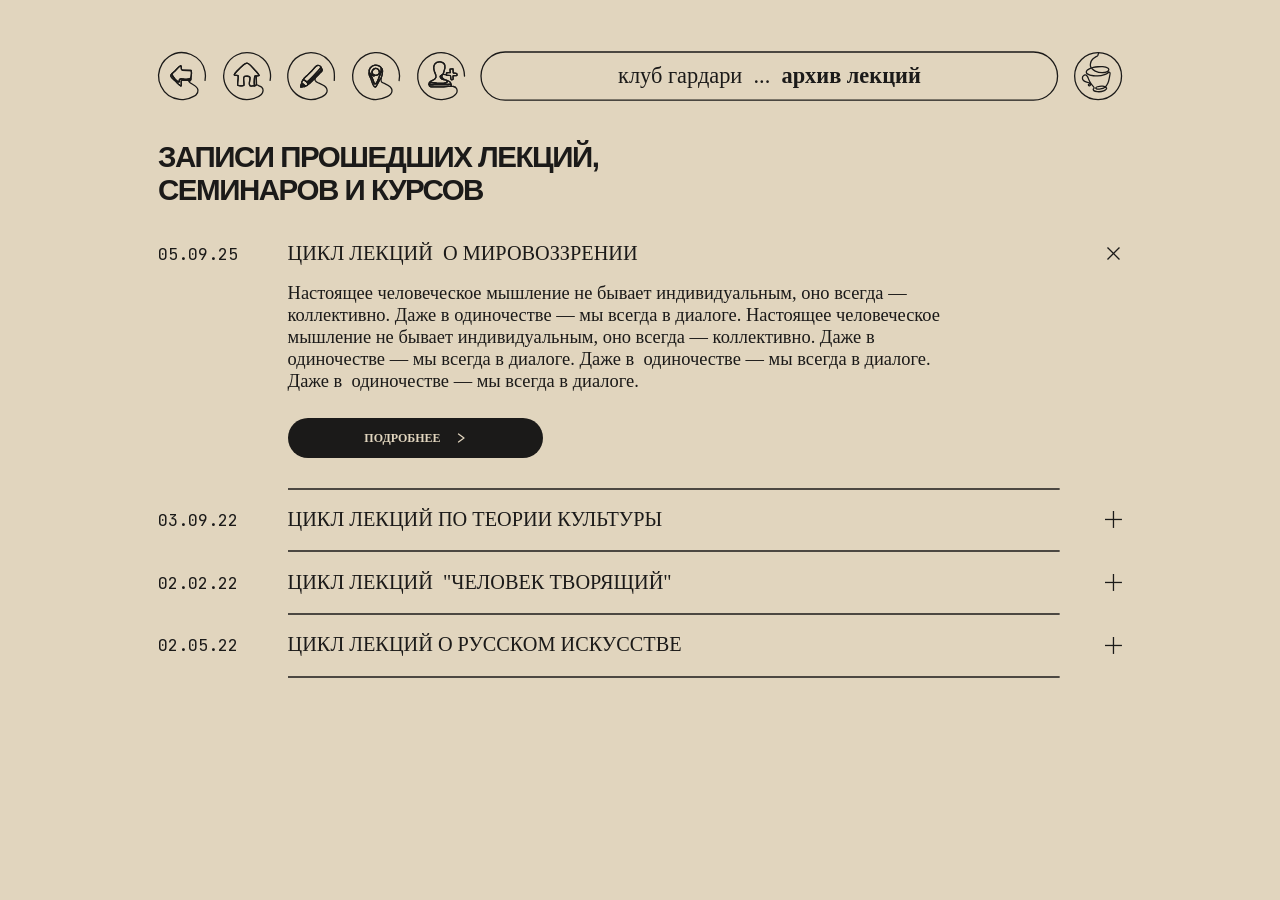
<file: site/archive/index.html>
<!doctype html>
<html lang="ru">
<head>
  <meta charset="utf-8">
  <meta name="viewport" content="width=device-width, initial-scale=1, viewport-fit=cover">
  <meta name="robots" content="noindex,nofollow">
  <title>Архив лекций · Клуб Гардари</title>
  <meta property="og:type" content="website">
  <meta property="og:locale" content="ru_RU">
  <meta property="og:site_name" content="Клуб Гардари">
  <meta property="og:title" content="Архив лекций · Клуб Гардари">
  <meta property="og:url" content="https://dgardari-ai.github.io/gardari-club-preview/site/archive/">
  <meta property="og:image" content="https://dgardari-ai.github.io/gardari-club-preview/site/assets/art/club-link-preview.png">
  <meta property="og:image:type" content="image/png">
  <meta property="og:image:width" content="1644">
  <meta property="og:image:height" content="1312">
  <meta property="og:image:alt" content="Чашка и название «Клуб Гардари» над контурным рисунком беседующих людей">
  <meta name="twitter:card" content="summary_large_image">
  <meta name="twitter:image" content="https://dgardari-ai.github.io/gardari-club-preview/site/assets/art/club-link-preview.png">
  <meta name="twitter:image:alt" content="Чашка и название «Клуб Гардари» над контурным рисунком беседующих людей">
  <link rel="stylesheet" href="../assets/base.css?v=20261124-phone-header-picker">
  <link rel="stylesheet" href="../assets/events.css?v=20261124-phone-rhythm">
  <script data-inner-entrance src="../assets/shared.js?v=20261124-phone-header-picker"></script>
  <script defer src="../assets/events.js?v=20261123-phone-review"></script>
</head>
<body data-page="archive">
  <main class="shell inner-page">
    <header data-inner-header></header>
    <h2 class="event-page-heading">ЗАПИСИ ПРОШЕДШИХ ЛЕКЦИЙ,<br>
      СЕМИНАРОВ И КУРСОВ</h2>
    <section class="event-list" aria-label="Архив лекций">
      <details id="mirovozzrenie" class="event-row" name="archive" open>
        <summary>
          <time class="event-date" datetime="2025-09-05">05.09.25</time>
          <span class="event-title">Цикл лекций<br class="phone-event-break">  о мировоззрении</span>
          <span class="event-plus" aria-hidden="true">+</span>
        </summary>
        <div class="event-description">
          <p><span class="event-line">Настоящее человеческое мышление не бывает индивидуальным, оно всегда —</span> <span class="event-line">коллективно. Даже в одиночестве — мы всегда в диалоге. Настоящее человеческое</span> <span class="event-line">мышление не бывает индивидуальным, оно всегда — коллективно. Даже в</span> <span class="event-line">одиночестве — мы всегда в диалоге. Даже в  одиночестве — мы всегда в диалоге.</span> <span class="event-line">Даже в  одиночестве — мы всегда в диалоге.</span></p>
          <a class="pill-action event-more" href="mirovozzrenie/index.html" aria-label="Подробнее — Цикл лекций о мировоззрении"><span class="pill-label">Подробнее<span class="pill-mark" aria-hidden="true"></span></span></a>
        </div>
      </details>
      <details id="teoriya-kultury" class="event-row" name="archive">
        <summary>
          <time class="event-date" datetime="2022-09-03">03.09.22</time>
          <span class="event-title">Цикл лекций по<br class="phone-event-break"> теории культуры</span>
          <span class="event-plus" aria-hidden="true">+</span>
        </summary>
        <div class="event-description">
          <a class="pill-action event-more" href="teoriya-kultury/index.html" aria-label="Подробнее — Цикл лекций по теории культуры"><span class="pill-label">Подробнее<span class="pill-mark" aria-hidden="true"></span></span></a>
        </div>
      </details>
      <details id="chelovek-tvoryashchiy" class="event-row" name="archive">
        <summary>
          <time class="event-date" datetime="2022-02-02">02.02.22</time>
          <span class="event-title">Цикл лекций<br class="phone-event-break">  &quot;Человек творящий&quot;</span>
          <span class="event-plus" aria-hidden="true">+</span>
        </summary>
        <div class="event-description">
          <a class="pill-action event-more" href="chelovek-tvoryashchiy/index.html" aria-label="Подробнее — Цикл лекций &quot;Человек творящий&quot;"><span class="pill-label">Подробнее<span class="pill-mark" aria-hidden="true"></span></span></a>
        </div>
      </details>
      <details id="russkoe-iskusstvo" class="event-row" name="archive">
        <summary>
          <time class="event-date" datetime="2022-05-02">02.05.22</time>
          <span class="event-title">Цикл лекций<br class="phone-event-break"> о русском искусстве</span>
          <span class="event-plus" aria-hidden="true">+</span>
        </summary>
        <div class="event-description">
          <a class="pill-action event-more" href="russkoe-iskusstvo/index.html" aria-label="Подробнее — Цикл лекций о русском искусстве"><span class="pill-label">Подробнее<span class="pill-mark" aria-hidden="true"></span></span></a>
        </div>
      </details>
    </section>
  </main>
</body>
</html>
</file>
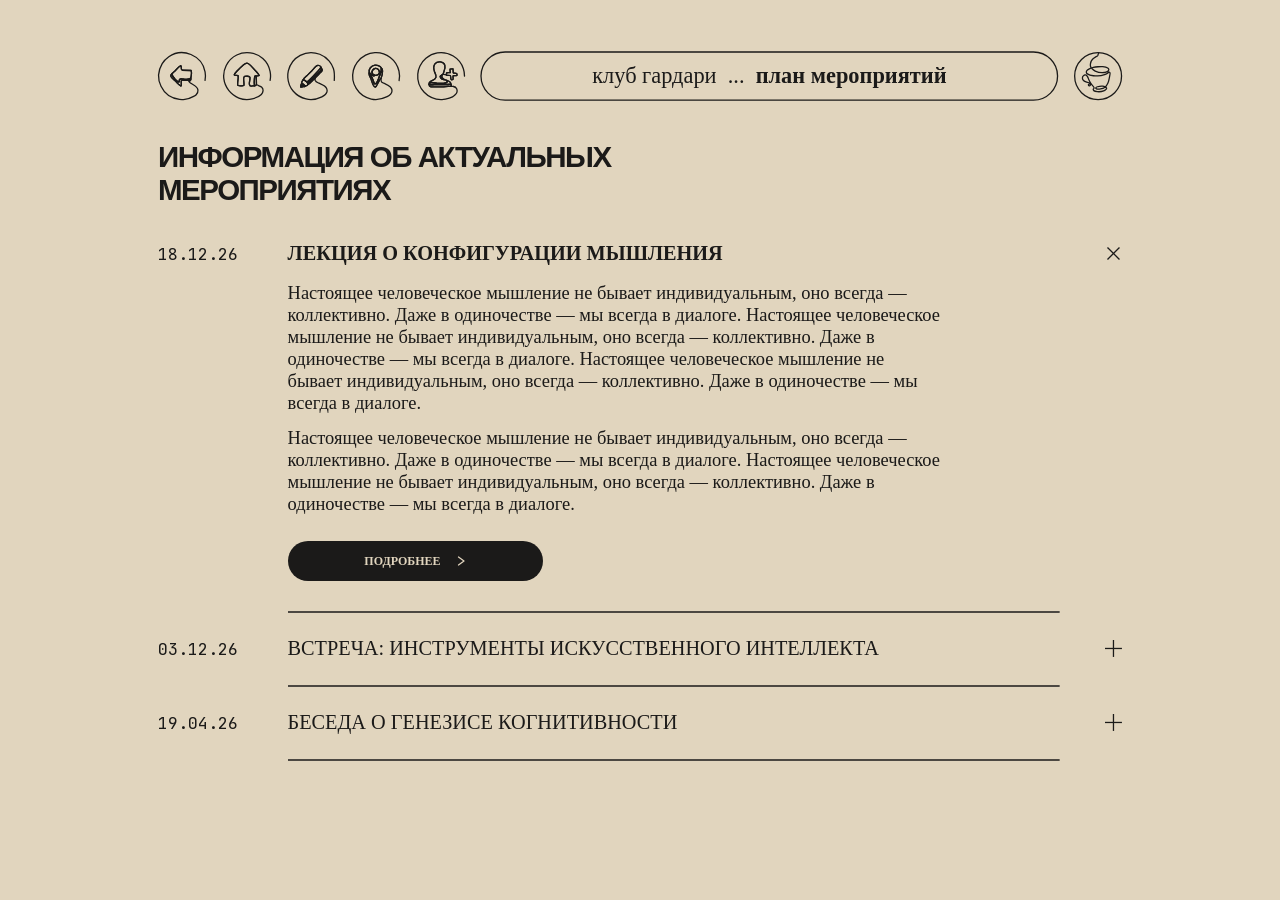
<file: site/events/index.html>
<!doctype html>
<html lang="ru">
<head>
  <meta charset="utf-8">
  <meta name="viewport" content="width=device-width, initial-scale=1, viewport-fit=cover">
  <meta name="robots" content="noindex,nofollow">
  <title>План мероприятий · Клуб Гардари</title>
  <meta property="og:type" content="website">
  <meta property="og:locale" content="ru_RU">
  <meta property="og:site_name" content="Клуб Гардари">
  <meta property="og:title" content="План мероприятий · Клуб Гардари">
  <meta property="og:url" content="https://dgardari-ai.github.io/gardari-club-preview/site/events/">
  <meta property="og:image" content="https://dgardari-ai.github.io/gardari-club-preview/site/assets/art/club-link-preview.png">
  <meta property="og:image:type" content="image/png">
  <meta property="og:image:width" content="1644">
  <meta property="og:image:height" content="1312">
  <meta property="og:image:alt" content="Чашка и название «Клуб Гардари» над контурным рисунком беседующих людей">
  <meta name="twitter:card" content="summary_large_image">
  <meta name="twitter:image" content="https://dgardari-ai.github.io/gardari-club-preview/site/assets/art/club-link-preview.png">
  <meta name="twitter:image:alt" content="Чашка и название «Клуб Гардари» над контурным рисунком беседующих людей">
  <link rel="stylesheet" href="../assets/base.css?v=20261124-phone-header-picker">
  <link rel="stylesheet" href="../assets/events.css?v=20261124-phone-rhythm">
  <script data-inner-entrance src="../assets/shared.js?v=20261124-phone-header-picker"></script>
  <script defer src="../assets/events.js?v=20261123-phone-review"></script>
</head>
<body data-page="events">
  <main class="shell inner-page">
    <header data-inner-header></header>
    <h2 class="event-page-heading">ИНФОРМАЦИЯ ОБ АКТУАЛЬНЫХ<br>
      МЕРОПРИЯТИЯХ</h2>
    <section class="event-list" aria-label="План мероприятий">
      <details id="konfiguratsiya-myshleniya" class="event-row" name="events" open>
        <summary>
          <time class="event-date" datetime="2026-12-18">18.12.26</time>
          <span class="event-title">Лекция о конфигурации<br class="phone-event-break"> мышления</span>
          <span class="event-plus" aria-hidden="true">+</span>
        </summary>
        <div class="event-description">
          <p><span class="event-line">Настоящее человеческое мышление не бывает индивидуальным, оно всегда —</span> <span class="event-line">коллективно. Даже в одиночестве — мы всегда в диалоге. Настоящее человеческое</span> <span class="event-line">мышление не бывает индивидуальным, оно всегда — коллективно. Даже в</span> <span class="event-line">одиночестве — мы всегда в диалоге. Настоящее человеческое мышление не</span> <span class="event-line">бывает индивидуальным, оно всегда — коллективно. Даже в одиночестве — мы</span> <span class="event-line">всегда в диалоге.</span></p>
          <p><span class="event-line">Настоящее человеческое мышление не бывает индивидуальным, оно всегда —</span> <span class="event-line">коллективно. Даже в одиночестве — мы всегда в диалоге. Настоящее человеческое</span> <span class="event-line">мышление не бывает индивидуальным, оно всегда — коллективно. Даже в</span> <span class="event-line">одиночестве — мы всегда в диалоге.</span></p>
          <a class="pill-action event-more" href="konfiguratsiya-myshleniya/index.html" aria-label="Подробнее — Лекция о конфигурации мышления"><span class="pill-label">Подробнее<span class="pill-mark" aria-hidden="true"></span></span></a>
        </div>
      </details>
      <details id="instrumenty-ii" class="event-row" name="events">
        <summary>
          <time class="event-date" datetime="2026-12-03">03.12.26</time>
          <span class="event-title">Встреча: инструменты<br class="phone-event-break"> искусственного интеллекта</span>
          <span class="event-plus" aria-hidden="true">+</span>
        </summary>
        <div class="event-description">
          <a class="pill-action event-more" href="instrumenty-ii/index.html" aria-label="Подробнее — Встреча: инструменты искусственного интеллекта"><span class="pill-label">Подробнее<span class="pill-mark" aria-hidden="true"></span></span></a>
        </div>
      </details>
      <details id="genezis-kognitivnosti" class="event-row" name="events">
        <summary>
          <time class="event-date" datetime="2026-04-19">19.04.26</time>
          <span class="event-title">Беседа о генезисе<br class="phone-event-break"> когнитивности</span>
          <span class="event-plus" aria-hidden="true">+</span>
        </summary>
        <div class="event-description">
          <a class="pill-action event-more" href="genezis-kognitivnosti/index.html" aria-label="Подробнее — Беседа о генезисе когнитивности"><span class="pill-label">Подробнее<span class="pill-mark" aria-hidden="true"></span></span></a>
        </div>
      </details>
    </section>
  </main>
</body>
</html>
</file>
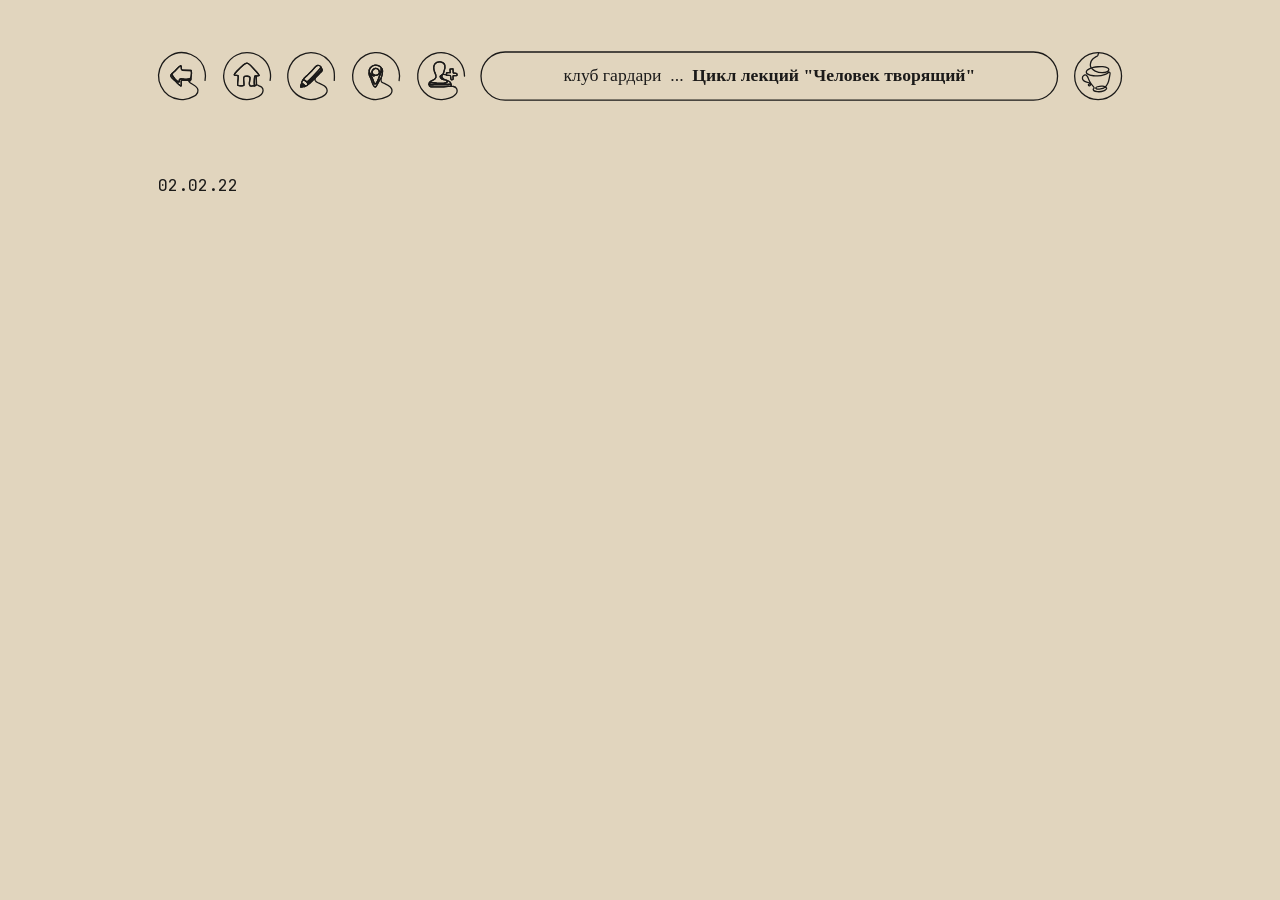
<file: site/archive/chelovek-tvoryashchiy/index.html>
<!doctype html>
<html lang="ru">
<head>
  <meta charset="utf-8">
  <meta name="viewport" content="width=device-width, initial-scale=1, viewport-fit=cover">
  <meta name="robots" content="noindex,nofollow">
  <title>Цикл лекций &quot;Человек творящий&quot; · Клуб Гардари</title>
  <meta property="og:type" content="website">
  <meta property="og:locale" content="ru_RU">
  <meta property="og:site_name" content="Клуб Гардари">
  <meta property="og:title" content="Цикл лекций &quot;Человек творящий&quot; · Клуб Гардари">
  <meta property="og:url" content="https://dgardari-ai.github.io/gardari-club-preview/site/archive/chelovek-tvoryashchiy/">
  <meta property="og:image" content="https://dgardari-ai.github.io/gardari-club-preview/site/assets/art/club-link-preview.png">
  <meta property="og:image:type" content="image/png">
  <meta property="og:image:width" content="1644">
  <meta property="og:image:height" content="1312">
  <meta property="og:image:alt" content="Чашка и название «Клуб Гардари» над контурным рисунком беседующих людей">
  <meta name="twitter:card" content="summary_large_image">
  <meta name="twitter:image" content="https://dgardari-ai.github.io/gardari-club-preview/site/assets/art/club-link-preview.png">
  <meta name="twitter:image:alt" content="Чашка и название «Клуб Гардари» над контурным рисунком беседующих людей">
  <link rel="stylesheet" href="../../assets/base.css?v=20261124-phone-header-picker">
  <link rel="stylesheet" href="../../assets/events.css?v=20261124-phone-rhythm">
  <script data-inner-entrance src="../../assets/shared.js?v=20261124-phone-header-picker"></script>
</head>
<body data-page="archive" data-event="chelovek-tvoryashchiy">
  <main class="shell inner-page">
    <header data-inner-header></header>
    <article class="event-article">
      <time class="event-date" datetime="2022-02-02">02.02.22</time>
      <h1>Цикл лекций<br class="phone-event-break"> &quot;Человек творящий&quot;</h1>
    </article>
  </main>
</body>
</html>
</file>
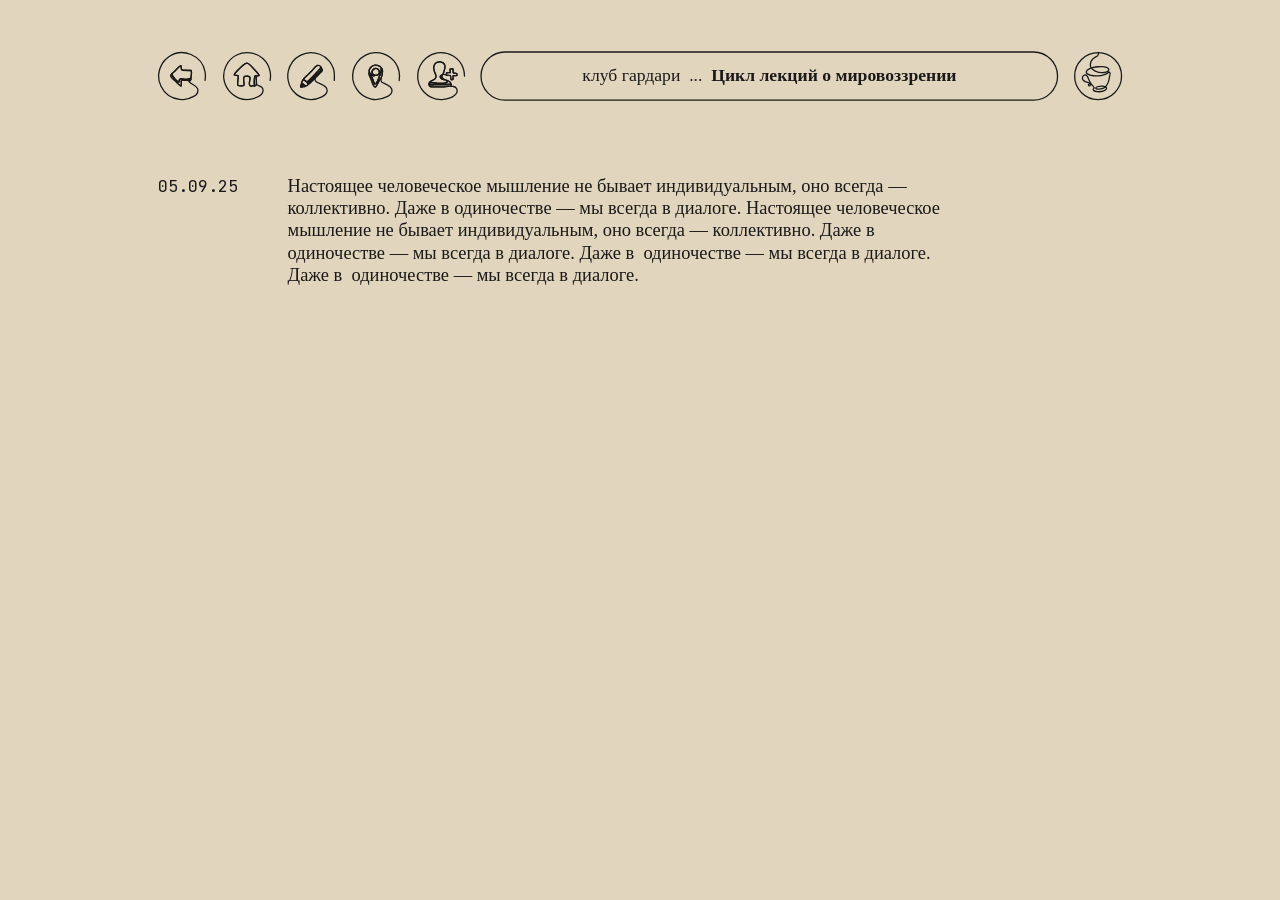
<file: site/archive/mirovozzrenie/index.html>
<!doctype html>
<html lang="ru">
<head>
  <meta charset="utf-8">
  <meta name="viewport" content="width=device-width, initial-scale=1, viewport-fit=cover">
  <meta name="robots" content="noindex,nofollow">
  <title>Цикл лекций о мировоззрении · Клуб Гардари</title>
  <meta property="og:type" content="website">
  <meta property="og:locale" content="ru_RU">
  <meta property="og:site_name" content="Клуб Гардари">
  <meta property="og:title" content="Цикл лекций о мировоззрении · Клуб Гардари">
  <meta property="og:url" content="https://dgardari-ai.github.io/gardari-club-preview/site/archive/mirovozzrenie/">
  <meta property="og:image" content="https://dgardari-ai.github.io/gardari-club-preview/site/assets/art/club-link-preview.png">
  <meta property="og:image:type" content="image/png">
  <meta property="og:image:width" content="1644">
  <meta property="og:image:height" content="1312">
  <meta property="og:image:alt" content="Чашка и название «Клуб Гардари» над контурным рисунком беседующих людей">
  <meta name="twitter:card" content="summary_large_image">
  <meta name="twitter:image" content="https://dgardari-ai.github.io/gardari-club-preview/site/assets/art/club-link-preview.png">
  <meta name="twitter:image:alt" content="Чашка и название «Клуб Гардари» над контурным рисунком беседующих людей">
  <link rel="stylesheet" href="../../assets/base.css?v=20261124-phone-header-picker">
  <link rel="stylesheet" href="../../assets/events.css?v=20261124-phone-rhythm">
  <script data-inner-entrance src="../../assets/shared.js?v=20261124-phone-header-picker"></script>
</head>
<body data-page="archive" data-event="mirovozzrenie">
  <main class="shell inner-page">
    <header data-inner-header></header>
    <article class="event-article">
      <time class="event-date" datetime="2025-09-05">05.09.25</time>
      <h1>Цикл лекций<br class="phone-event-break"> о мировоззрении</h1>
      <div class="event-copy">
        <p><span class="event-line">Настоящее человеческое мышление не бывает индивидуальным, оно всегда —</span> <span class="event-line">коллективно. Даже в одиночестве — мы всегда в диалоге. Настоящее человеческое</span> <span class="event-line">мышление не бывает индивидуальным, оно всегда — коллективно. Даже в</span> <span class="event-line">одиночестве — мы всегда в диалоге. Даже в  одиночестве — мы всегда в диалоге.</span> <span class="event-line">Даже в  одиночестве — мы всегда в диалоге.</span></p>
      </div>
    </article>
  </main>
</body>
</html>
</file>
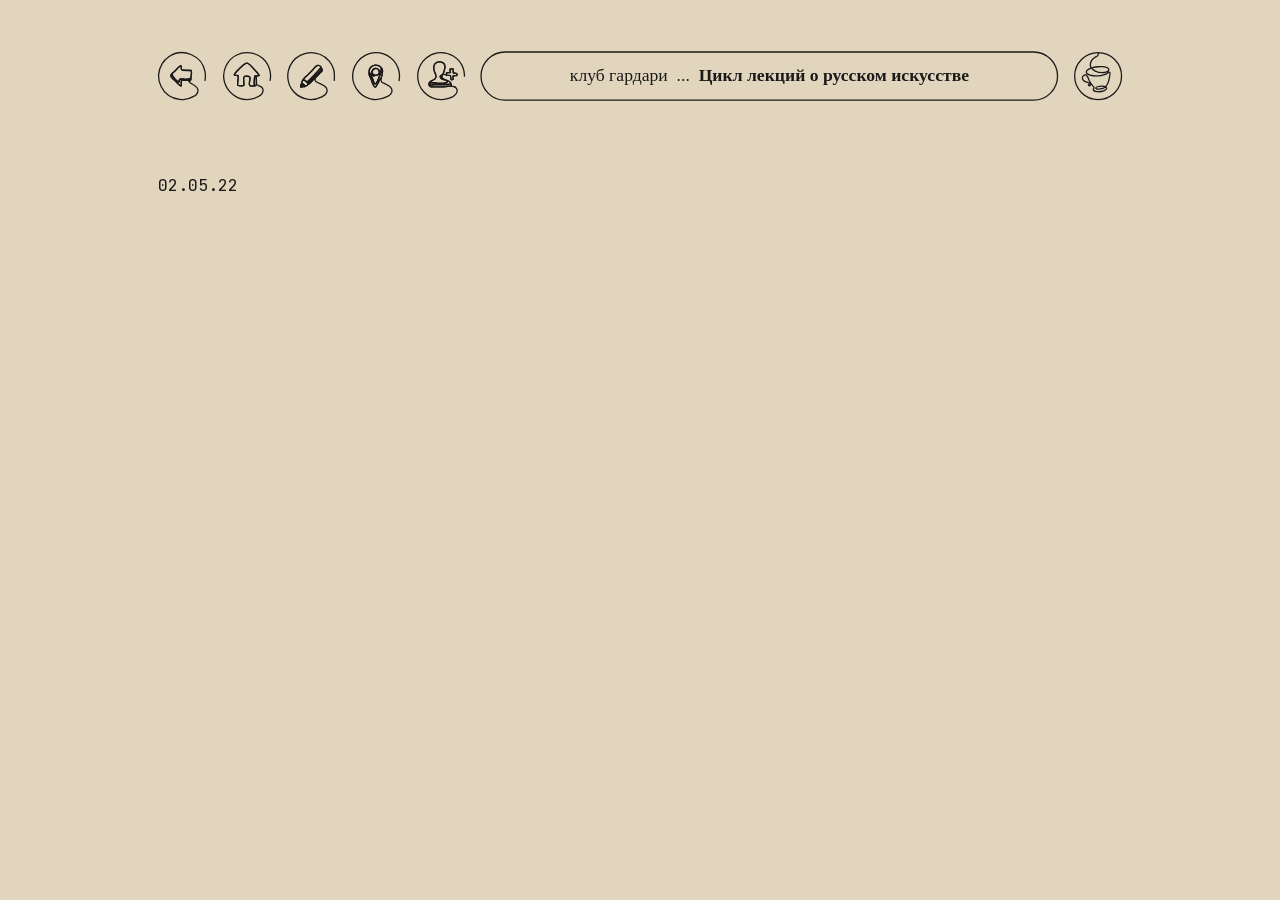
<file: site/archive/russkoe-iskusstvo/index.html>
<!doctype html>
<html lang="ru">
<head>
  <meta charset="utf-8">
  <meta name="viewport" content="width=device-width, initial-scale=1, viewport-fit=cover">
  <meta name="robots" content="noindex,nofollow">
  <title>Цикл лекций о русском искусстве · Клуб Гардари</title>
  <meta property="og:type" content="website">
  <meta property="og:locale" content="ru_RU">
  <meta property="og:site_name" content="Клуб Гардари">
  <meta property="og:title" content="Цикл лекций о русском искусстве · Клуб Гардари">
  <meta property="og:url" content="https://dgardari-ai.github.io/gardari-club-preview/site/archive/russkoe-iskusstvo/">
  <meta property="og:image" content="https://dgardari-ai.github.io/gardari-club-preview/site/assets/art/club-link-preview.png">
  <meta property="og:image:type" content="image/png">
  <meta property="og:image:width" content="1644">
  <meta property="og:image:height" content="1312">
  <meta property="og:image:alt" content="Чашка и название «Клуб Гардари» над контурным рисунком беседующих людей">
  <meta name="twitter:card" content="summary_large_image">
  <meta name="twitter:image" content="https://dgardari-ai.github.io/gardari-club-preview/site/assets/art/club-link-preview.png">
  <meta name="twitter:image:alt" content="Чашка и название «Клуб Гардари» над контурным рисунком беседующих людей">
  <link rel="stylesheet" href="../../assets/base.css?v=20261124-phone-header-picker">
  <link rel="stylesheet" href="../../assets/events.css?v=20261124-phone-rhythm">
  <script data-inner-entrance src="../../assets/shared.js?v=20261124-phone-header-picker"></script>
</head>
<body data-page="archive" data-event="russkoe-iskusstvo">
  <main class="shell inner-page">
    <header data-inner-header></header>
    <article class="event-article">
      <time class="event-date" datetime="2022-05-02">02.05.22</time>
      <h1>Цикл лекций<br class="phone-event-break"> о русском искусстве</h1>
    </article>
  </main>
</body>
</html>
</file>
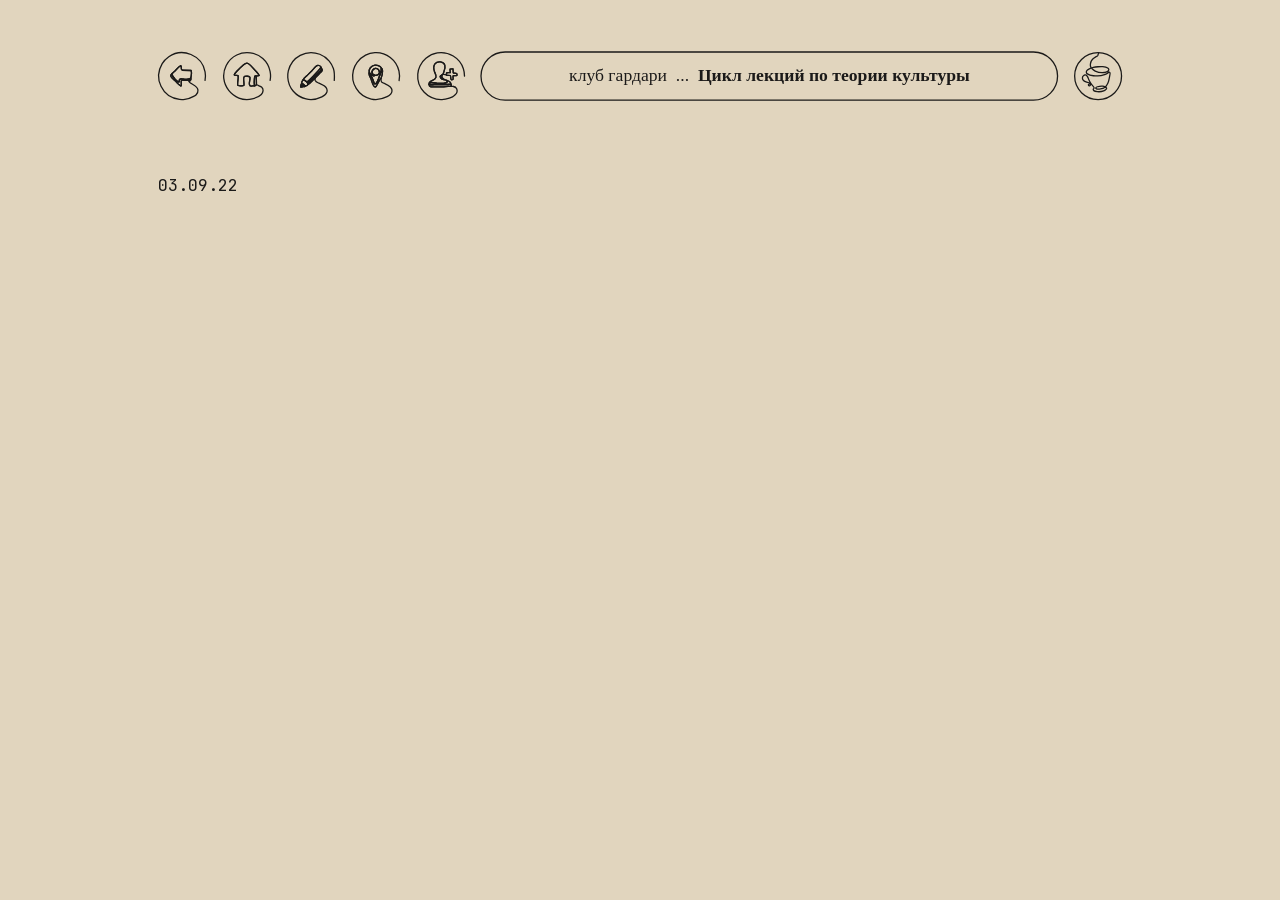
<file: site/archive/teoriya-kultury/index.html>
<!doctype html>
<html lang="ru">
<head>
  <meta charset="utf-8">
  <meta name="viewport" content="width=device-width, initial-scale=1, viewport-fit=cover">
  <meta name="robots" content="noindex,nofollow">
  <title>Цикл лекций по теории культуры · Клуб Гардари</title>
  <meta property="og:type" content="website">
  <meta property="og:locale" content="ru_RU">
  <meta property="og:site_name" content="Клуб Гардари">
  <meta property="og:title" content="Цикл лекций по теории культуры · Клуб Гардари">
  <meta property="og:url" content="https://dgardari-ai.github.io/gardari-club-preview/site/archive/teoriya-kultury/">
  <meta property="og:image" content="https://dgardari-ai.github.io/gardari-club-preview/site/assets/art/club-link-preview.png">
  <meta property="og:image:type" content="image/png">
  <meta property="og:image:width" content="1644">
  <meta property="og:image:height" content="1312">
  <meta property="og:image:alt" content="Чашка и название «Клуб Гардари» над контурным рисунком беседующих людей">
  <meta name="twitter:card" content="summary_large_image">
  <meta name="twitter:image" content="https://dgardari-ai.github.io/gardari-club-preview/site/assets/art/club-link-preview.png">
  <meta name="twitter:image:alt" content="Чашка и название «Клуб Гардари» над контурным рисунком беседующих людей">
  <link rel="stylesheet" href="../../assets/base.css?v=20261124-phone-header-picker">
  <link rel="stylesheet" href="../../assets/events.css?v=20261124-phone-rhythm">
  <script data-inner-entrance src="../../assets/shared.js?v=20261124-phone-header-picker"></script>
</head>
<body data-page="archive" data-event="teoriya-kultury">
  <main class="shell inner-page">
    <header data-inner-header></header>
    <article class="event-article">
      <time class="event-date" datetime="2022-09-03">03.09.22</time>
      <h1>Цикл лекций по<br class="phone-event-break"> теории культуры</h1>
    </article>
  </main>
</body>
</html>
</file>
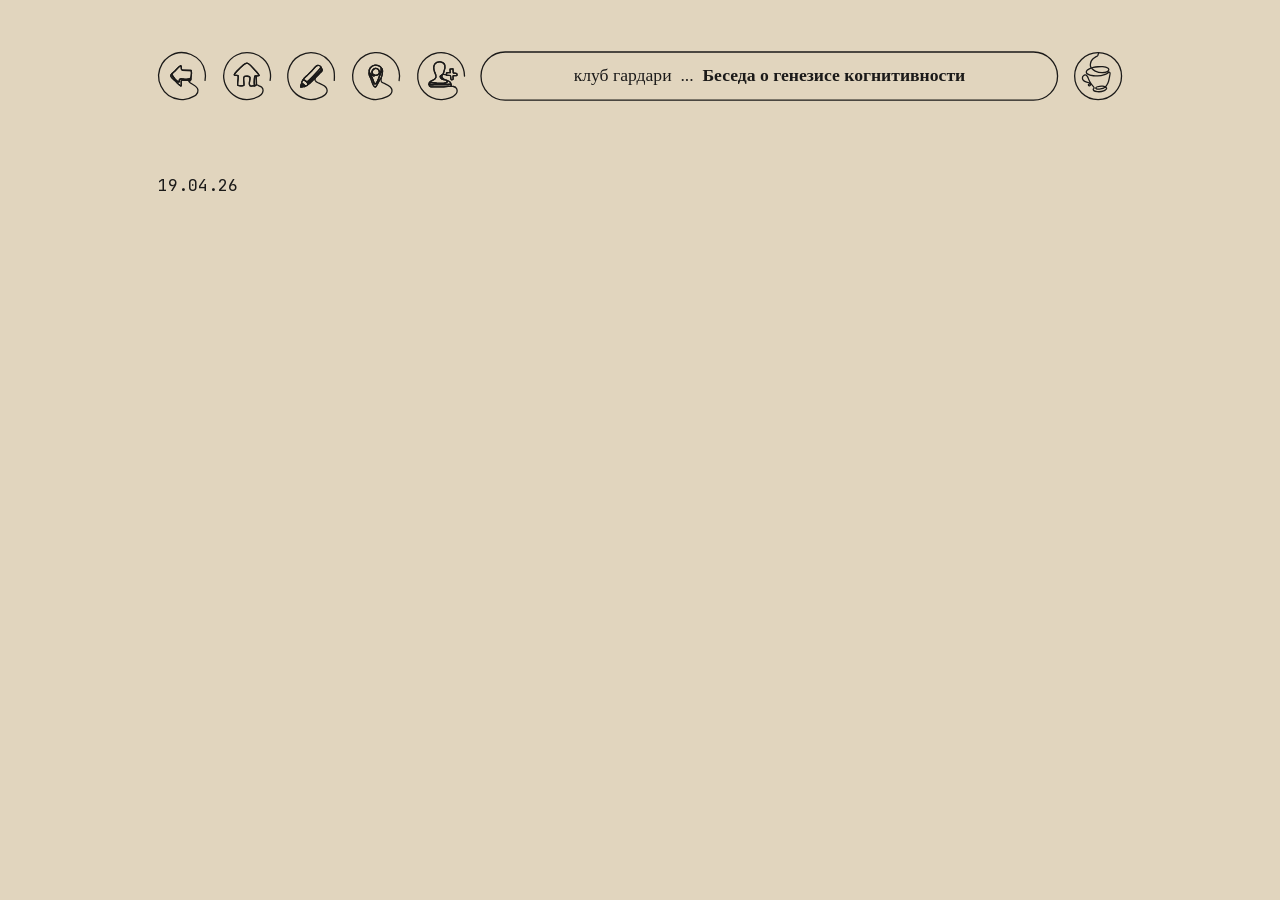
<file: site/events/genezis-kognitivnosti/index.html>
<!doctype html>
<html lang="ru">
<head>
  <meta charset="utf-8">
  <meta name="viewport" content="width=device-width, initial-scale=1, viewport-fit=cover">
  <meta name="robots" content="noindex,nofollow">
  <title>Беседа о генезисе когнитивности · Клуб Гардари</title>
  <meta property="og:type" content="website">
  <meta property="og:locale" content="ru_RU">
  <meta property="og:site_name" content="Клуб Гардари">
  <meta property="og:title" content="Беседа о генезисе когнитивности · Клуб Гардари">
  <meta property="og:url" content="https://dgardari-ai.github.io/gardari-club-preview/site/events/genezis-kognitivnosti/">
  <meta property="og:image" content="https://dgardari-ai.github.io/gardari-club-preview/site/assets/art/club-link-preview.png">
  <meta property="og:image:type" content="image/png">
  <meta property="og:image:width" content="1644">
  <meta property="og:image:height" content="1312">
  <meta property="og:image:alt" content="Чашка и название «Клуб Гардари» над контурным рисунком беседующих людей">
  <meta name="twitter:card" content="summary_large_image">
  <meta name="twitter:image" content="https://dgardari-ai.github.io/gardari-club-preview/site/assets/art/club-link-preview.png">
  <meta name="twitter:image:alt" content="Чашка и название «Клуб Гардари» над контурным рисунком беседующих людей">
  <link rel="stylesheet" href="../../assets/base.css?v=20261124-phone-header-picker">
  <link rel="stylesheet" href="../../assets/events.css?v=20261124-phone-rhythm">
  <script data-inner-entrance src="../../assets/shared.js?v=20261124-phone-header-picker"></script>
</head>
<body data-page="events" data-event="genezis-kognitivnosti">
  <main class="shell inner-page">
    <header data-inner-header></header>
    <article class="event-article">
      <time class="event-date" datetime="2026-04-19">19.04.26</time>
      <h1>Беседа о генезисе<br class="phone-event-break"> когнитивности</h1>
    </article>
  </main>
</body>
</html>
</file>
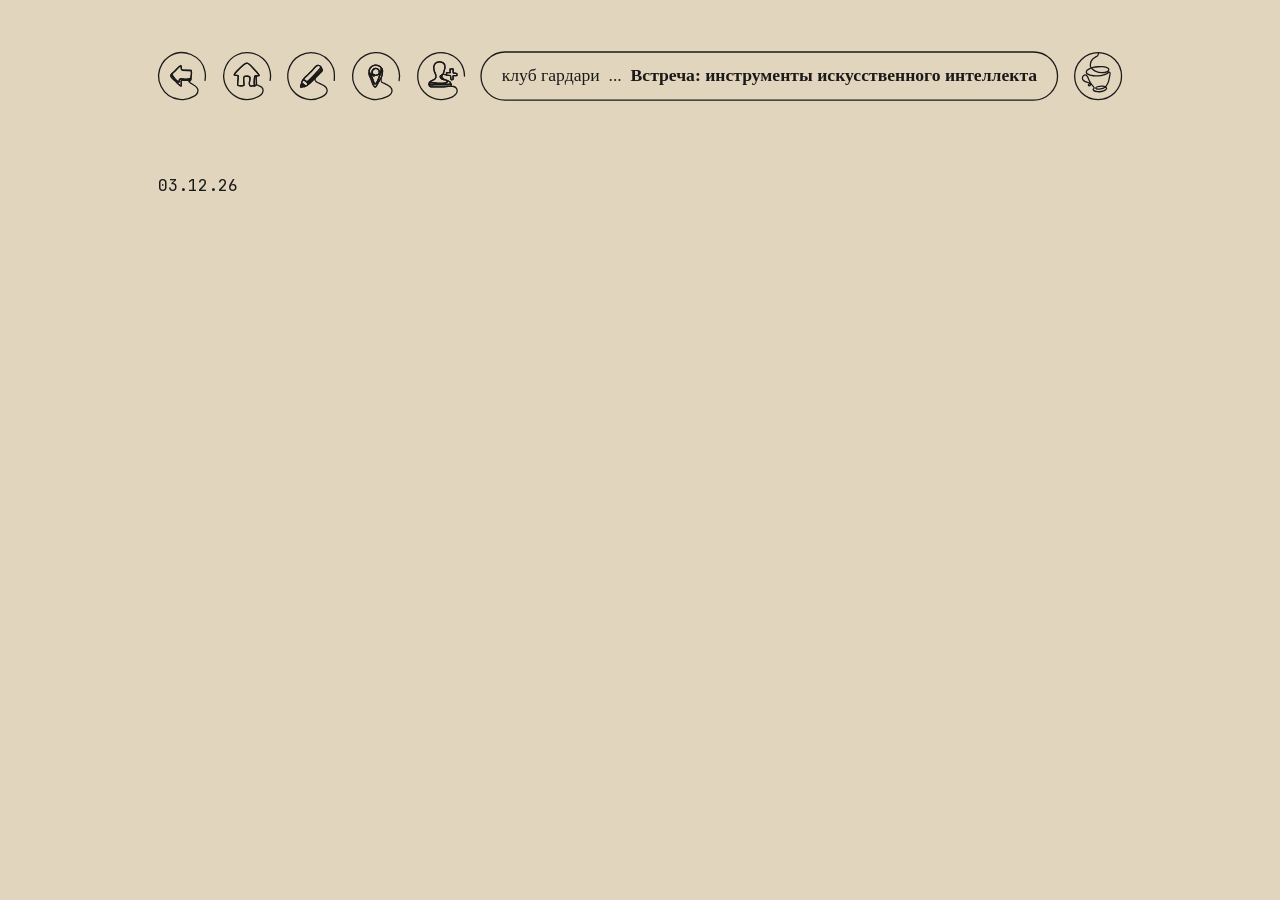
<file: site/events/instrumenty-ii/index.html>
<!doctype html>
<html lang="ru">
<head>
  <meta charset="utf-8">
  <meta name="viewport" content="width=device-width, initial-scale=1, viewport-fit=cover">
  <meta name="robots" content="noindex,nofollow">
  <title>Встреча: инструменты искусственного интеллекта · Клуб Гардари</title>
  <meta property="og:type" content="website">
  <meta property="og:locale" content="ru_RU">
  <meta property="og:site_name" content="Клуб Гардари">
  <meta property="og:title" content="Встреча: инструменты искусственного интеллекта · Клуб Гардари">
  <meta property="og:url" content="https://dgardari-ai.github.io/gardari-club-preview/site/events/instrumenty-ii/">
  <meta property="og:image" content="https://dgardari-ai.github.io/gardari-club-preview/site/assets/art/club-link-preview.png">
  <meta property="og:image:type" content="image/png">
  <meta property="og:image:width" content="1644">
  <meta property="og:image:height" content="1312">
  <meta property="og:image:alt" content="Чашка и название «Клуб Гардари» над контурным рисунком беседующих людей">
  <meta name="twitter:card" content="summary_large_image">
  <meta name="twitter:image" content="https://dgardari-ai.github.io/gardari-club-preview/site/assets/art/club-link-preview.png">
  <meta name="twitter:image:alt" content="Чашка и название «Клуб Гардари» над контурным рисунком беседующих людей">
  <link rel="stylesheet" href="../../assets/base.css?v=20261124-phone-header-picker">
  <link rel="stylesheet" href="../../assets/events.css?v=20261124-phone-rhythm">
  <script data-inner-entrance src="../../assets/shared.js?v=20261124-phone-header-picker"></script>
</head>
<body data-page="events" data-event="instrumenty-ii">
  <main class="shell inner-page">
    <header data-inner-header></header>
    <article class="event-article">
      <time class="event-date" datetime="2026-12-03">03.12.26</time>
      <h1>Встреча: инструменты<br class="phone-event-break"> искусственного интеллекта</h1>
    </article>
  </main>
</body>
</html>
</file>
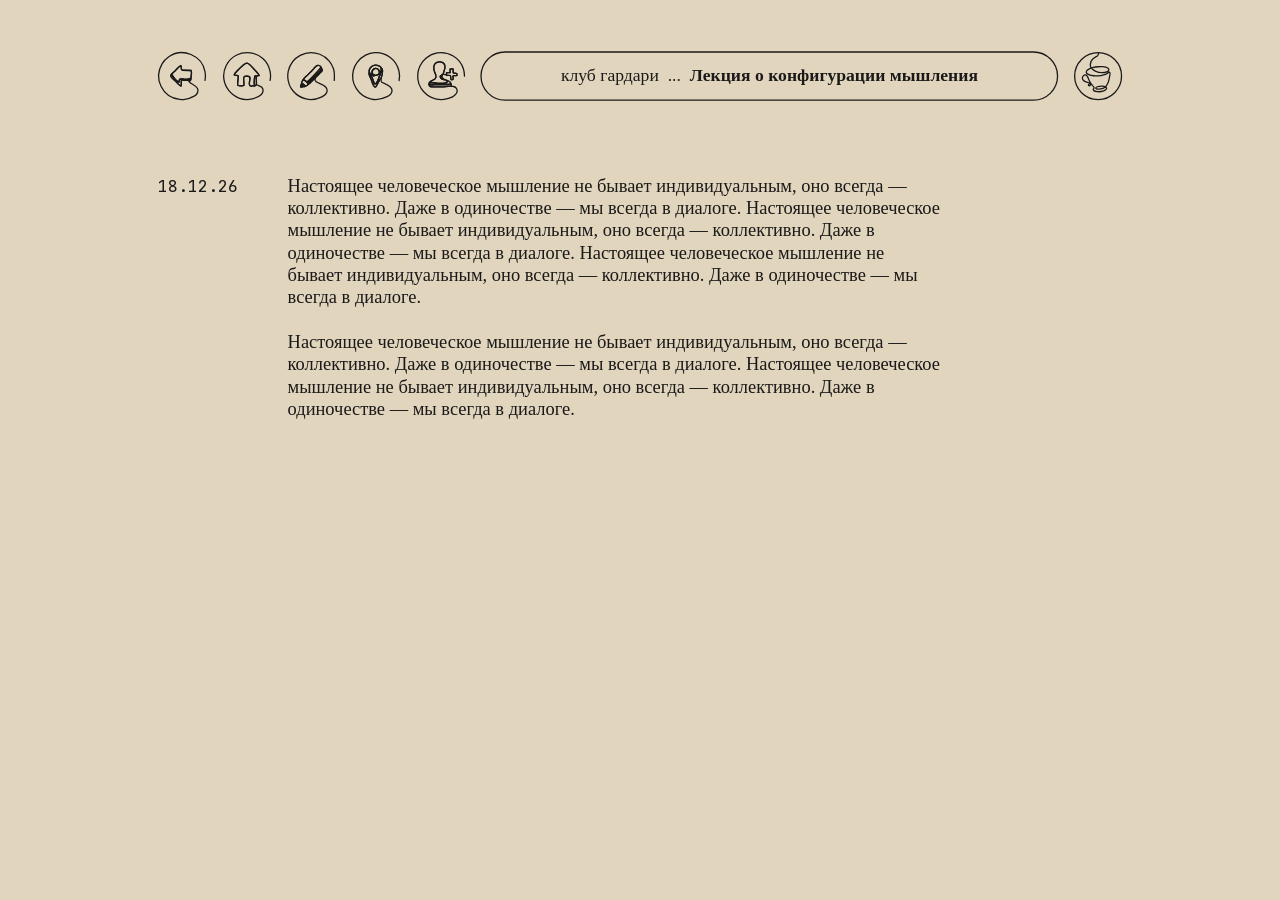
<file: site/events/konfiguratsiya-myshleniya/index.html>
<!doctype html>
<html lang="ru">
<head>
  <meta charset="utf-8">
  <meta name="viewport" content="width=device-width, initial-scale=1, viewport-fit=cover">
  <meta name="robots" content="noindex,nofollow">
  <title>Лекция о конфигурации мышления · Клуб Гардари</title>
  <meta property="og:type" content="website">
  <meta property="og:locale" content="ru_RU">
  <meta property="og:site_name" content="Клуб Гардари">
  <meta property="og:title" content="Лекция о конфигурации мышления · Клуб Гардари">
  <meta property="og:url" content="https://dgardari-ai.github.io/gardari-club-preview/site/events/konfiguratsiya-myshleniya/">
  <meta property="og:image" content="https://dgardari-ai.github.io/gardari-club-preview/site/assets/art/club-link-preview.png">
  <meta property="og:image:type" content="image/png">
  <meta property="og:image:width" content="1644">
  <meta property="og:image:height" content="1312">
  <meta property="og:image:alt" content="Чашка и название «Клуб Гардари» над контурным рисунком беседующих людей">
  <meta name="twitter:card" content="summary_large_image">
  <meta name="twitter:image" content="https://dgardari-ai.github.io/gardari-club-preview/site/assets/art/club-link-preview.png">
  <meta name="twitter:image:alt" content="Чашка и название «Клуб Гардари» над контурным рисунком беседующих людей">
  <link rel="stylesheet" href="../../assets/base.css?v=20261124-phone-header-picker">
  <link rel="stylesheet" href="../../assets/events.css?v=20261124-phone-rhythm">
  <script data-inner-entrance src="../../assets/shared.js?v=20261124-phone-header-picker"></script>
</head>
<body data-page="events" data-event="konfiguratsiya-myshleniya">
  <main class="shell inner-page">
    <header data-inner-header></header>
    <article class="event-article">
      <time class="event-date" datetime="2026-12-18">18.12.26</time>
      <h1>Лекция о конфигурации<br class="phone-event-break"> мышления</h1>
      <div class="event-copy">
        <p><span class="event-line">Настоящее человеческое мышление не бывает индивидуальным, оно всегда —</span> <span class="event-line">коллективно. Даже в одиночестве — мы всегда в диалоге. Настоящее человеческое</span> <span class="event-line">мышление не бывает индивидуальным, оно всегда — коллективно. Даже в</span> <span class="event-line">одиночестве — мы всегда в диалоге. Настоящее человеческое мышление не</span> <span class="event-line">бывает индивидуальным, оно всегда — коллективно. Даже в одиночестве — мы</span> <span class="event-line">всегда в диалоге.</span></p>
        <p><span class="event-line">Настоящее человеческое мышление не бывает индивидуальным, оно всегда —</span> <span class="event-line">коллективно. Даже в одиночестве — мы всегда в диалоге. Настоящее человеческое</span> <span class="event-line">мышление не бывает индивидуальным, оно всегда — коллективно. Даже в</span> <span class="event-line">одиночестве — мы всегда в диалоге.</span></p>
      </div>
    </article>
  </main>
</body>
</html>
</file>
<file: poll.css>
:root {
  color-scheme: light;
  --paper: #c7b6ab;
  --ink: #1a1a1a;
  --heading: #090808;
  --accent: #dccb0c;
  --note: #4c365c;
  --muted: #52413b;
  --error: #732c27;
  --white: #fdfbf7;
  --serif: "American Typewriter", "AmericanTypewriter", Georgia, serif;
  --display: "Arial Black", "Arial-Black", Arial, sans-serif;
  --desktop-field-min: 824px;
}

* { box-sizing: border-box; }
[hidden] { display: none !important; }

html {
  scroll-behavior: smooth;
  scroll-padding-block-start: env(safe-area-inset-top);
}
body {
  margin: 0;
  background: var(--paper);
  color: var(--ink);
  font: 16px/1.4 var(--serif);
  padding: env(safe-area-inset-top) env(safe-area-inset-right)
    env(safe-area-inset-bottom) env(safe-area-inset-left);
  -webkit-text-size-adjust: 100%;
  text-size-adjust: 100%;
}
[data-layout="desktop"] body { min-width: calc(var(--desktop-field-min) + 64px); }

h1, h2, p, figure { margin: 0; }
a { color: inherit; text-underline-offset: .17em; }
button, input, textarea { font: inherit; color: inherit; }
button { cursor: pointer; }
a:focus-visible, button:focus-visible, input:focus-visible, textarea:focus-visible {
  outline: 2px solid var(--note);
  outline-offset: 4px;
}

.page-shell {
  width: clamp(var(--desktop-field-min), calc(100% - clamp(64px, 6.4vw, 128px)), 1584px);
  margin-inline: auto;
  container-type: inline-size;
  --inset: 6.55cqw;
  --frame-line: clamp(1.5px, .194cqw, 3px);
  --axis-gap: 3.9cqw;
  --columns: minmax(0, 50%) minmax(0, 1fr);
  --stages-width: 58.56cqw;
  --brand-height: 5.05cqw;
  --lockup-gap: calc(var(--axis-gap) - var(--brand-height) / 2);
  --action-height: clamp(46px, 3.8cqw, 60px);
  --choice-size: clamp(17px, 1.5cqw, 24px);
  --choice-row: max(36px, 2.61cqw);
}

.hero, .form-frame, .thanks {
  position: relative;
  border: var(--frame-line) solid var(--ink);
}

.hero {
  isolation: isolate;
  margin-block-start: 10.4cqw;
  padding: 9.18cqw var(--inset) 4.35cqw;
  border-radius: clamp(16px, 1.8cqw, 29px);
}

.hero::before {
  content: "";
  position: absolute;
  top: calc(-1 * var(--frame-line));
  left: 6.97%;
  width: 16.9%;
  height: var(--frame-line);
  background: var(--paper);
  pointer-events: none;
}

.portrait {
  position: absolute;
  z-index: 1;
  left: 1.65%;
  top: -8.95cqw;
  width: 30.3%;
  height: auto;
  pointer-events: none;
}

.club-lockup {
  position: absolute;
  z-index: 2;
  top: 0;
  left: calc(50% - var(--brand-height) / 2);
  right: var(--inset);
  display: grid;
  grid-template-columns: var(--brand-height) minmax(0, 1fr);
  gap: var(--lockup-gap);
  align-items: center;
  transform: translateY(-50%);
  background: var(--paper);
}

.club-mark {
  position: relative;
  display: grid;
  place-items: center;
  block-size: var(--brand-height);
  background: var(--ink);
  border-radius: 50%;
}

.club-mark::before, .club-mark::after {
  content: "";
  position: absolute;
  border-radius: 50%;
}
.club-mark::before { width: 44%; aspect-ratio: 1; background: var(--paper); }
.club-mark::after { width: 8%; aspect-ratio: 1; background: var(--ink); }

.club-name {
  display: grid;
  place-items: center;
  position: relative;
  gap: .4em;
  border: var(--frame-line) solid var(--ink);
  border-radius: 99em;
  block-size: var(--brand-height);
  padding: .03em .3em .14em;
  color: var(--heading);
  text-decoration: none;
  white-space: nowrap;
  font-size: clamp(20px, 3.2cqw, 53px);
  line-height: 1.1;
}
.club-name:hover { background: color-mix(in srgb, var(--paper), var(--white) 15%); }

.club-tagline {
  position: absolute;
  top: calc(100% + 1.04cqw);
  right: 0;
  width: calc(100% - var(--brand-height) - var(--lockup-gap));
  text-align: center;
  font-size: clamp(10px, 1.36cqw, 22px);
  line-height: 1.15;
  text-transform: uppercase;
}

.hero-copy { margin-inline-start: 31%; }
h1, h2 {
  color: var(--heading);
  font-family: var(--display);
  font-weight: 900;
  letter-spacing: -.05em;
  text-transform: uppercase;
}

h1 { font-size: clamp(31px, 4.75cqw, 76px); line-height: 1.04; }
h2 { font-size: clamp(28px, 3.08cqw, 50px); line-height: 1.12; }
.intro-summary {
  margin-block-start: .68cqw;
  max-width: 56cqw;
  color: #f4f1f1;
  font-size: clamp(17px, 1.72cqw, 27px);
  line-height: 1.22;
}

.hero-foot, .answer-row {
  display: grid;
  grid-template-columns: var(--columns);
  column-gap: var(--axis-gap);
}

.hero-foot {
  align-items: center;
  margin-block-start: 2.25cqw;
}

.privacy-note {
  justify-self: end;
  text-align: right;
  color: var(--note);
  font-size: clamp(10px, 1.03cqw, 16.5px);
  line-height: calc(var(--action-height) / 3);
}

.privacy-line { display: block; white-space: nowrap; }
.privacy-note a { text-decoration: none; }
.privacy-note a:is(:hover, :focus-visible) { text-decoration: underline; }

.pill {
  display: inline-flex;
  align-items: center;
  justify-content: space-between;
  gap: .8em;
  min-height: var(--action-height);
  padding: .5em clamp(22px, 2.5cqw, 40px);
  border: var(--frame-line) solid var(--heading);
  border-radius: 99em;
  text-decoration: none;
  font-size: clamp(13px, 1.16cqw, 19px);
  font-weight: 600;
  line-height: 1.15;
  text-transform: uppercase;
  white-space: nowrap;
  background: var(--ink);
  color: var(--white);
}

.pill:hover { background: #2d2829; }
.pill-primary {
  width: min(100%, max(215px, 26cqw));
  min-inline-size: max-content;
}
.start-button { justify-self: end; }

.chevron {
  width: .48em;
  height: .48em;
  flex: 0 0 auto;
  border-top: .12em solid currentColor;
  border-right: .12em solid currentColor;
  transform: rotate(45deg);
}
.chevron-back { transform: rotate(-135deg); }

.survey { scroll-margin-block-start: 14px; margin-block-end: 5.5cqw; }
.survey-meta {
  display: grid;
  grid-template-columns: minmax(0, 1fr) var(--stages-width);
  align-items: end;
  padding-block: 2.5cqw 2.15cqw;
  padding-inline: calc(var(--inset) + var(--frame-line)) calc(50% - var(--stages-width) * .625);
  font-size: clamp(14px, 1.36cqw, 22px);
  line-height: 1.13;
}

.step-counter { white-space: nowrap; }
.progress {
  display: grid;
  grid-template-columns: repeat(4, minmax(0, 1fr));
  list-style: none;
  padding: 0;
  margin: 0;
}

.progress-step {
  display: grid;
  justify-items: center;
  align-content: start;
  gap: .38em;
  text-align: center;
}
.step-number {
  display: grid;
  place-items: center;
  width: clamp(34px, 3.65cqw, 58px);
  aspect-ratio: 1;
  border: var(--frame-line) solid var(--ink);
  border-radius: 50%;
  font-size: clamp(18px, 2.1cqw, 34px);
  line-height: 1;
}
.progress-step[aria-current="step"] .step-number { background: var(--accent); }
.progress-step.done .step-number { background: var(--ink); color: var(--white); }

.form-frame, .thanks { border-radius: clamp(21px, 2.55cqw, 41px); }
.form-step { padding: 3.35cqw var(--inset) max(58px, 5.75cqw); }
.form-step > h2 { margin-block-end: clamp(22px, 1.95cqw, 32px); }
.form-step h2:focus, .thanks h2:focus { outline: none; }

.answer-row {
  --input-height: clamp(46px, 4.95cqw, 80px);
  --field-size: clamp(16px, 1.71cqw, 27px);
  align-items: start;
  min-width: 0;
  font-size: var(--field-size);
  line-height: 1.22;
}

.answer-row + .answer-row, .field-block + .answer-row {
  margin-block-start: clamp(17px, 2.43cqw, 39px);
}

.field-label, .question-caption {
  display: flex;
  flex-direction: column;
  justify-content: center;
  min-height: var(--input-height);
  padding: .4em 0;
  border-bottom: 1px solid var(--ink);
}

.field-body { min-width: 0; }
.field-body > small, .hint, .choice small {
  display: block;
  color: var(--muted);
  font-size: .76em;
  line-height: 1.4;
}
.hint, .choice small, .field-body > small { margin-block-start: .45em; }

input[type="text"], input[type="email"], textarea {
  display: block;
  width: 100%;
  min-width: 0;
  border: 1px solid var(--ink);
  background: transparent;
}
input[type="text"], input[type="email"] {
  min-height: var(--input-height);
  border-radius: 99em;
  padding: .5em 1em;
}
textarea {
  min-height: max(5.1em, var(--input-height));
  padding: .7em .9em;
  border-radius: 1em;
  resize: vertical;
}
input::placeholder { color: var(--muted); opacity: 1; }
.field-block input:not(:focus)::placeholder { opacity: 0; }
[aria-invalid="true"] { border-color: var(--error) !important; }

.age-options, .choices {
  display: grid;
  align-content: start;
  align-items: start;
}
.age-choice, .choice, .consent > label {
  display: flex;
  align-items: baseline;
  gap: .6em;
  min-height: var(--choice-row);
  cursor: pointer;
}
.age-options { margin-block-start: -.75cqw; }
.age-choice { align-items: center; }
.choice { padding-block: .25em; }
.choices { row-gap: .15em; }

input:is([type="radio"], [type="checkbox"]) {
  appearance: none;
  flex: 0 0 auto;
  inline-size: var(--choice-size);
  block-size: var(--choice-size);
  margin: max(0px, calc((1lh - var(--choice-size)) / 2)) 0 0;
  border: 1.2px solid var(--ink);
  border-radius: 50%;
  background-color: transparent;
  cursor: inherit;
  align-self: start;
}
input:is([type="radio"], [type="checkbox"]):checked { background-color: var(--accent); }
.age-choice > input { align-self: center; margin-block-start: 0; }
.choice strong { font-weight: 600; }
.other-entry {
  display: block;
  margin-block-start: .9em;
  font-size: .82em;
}
.other-entry input { margin-block-start: .4em; }

.field-error, .limit-warning {
  display: block;
  margin-block-start: .55em;
  color: var(--error);
  font-size: .8em;
  line-height: 1.35;
}

.consent {
  padding-block-start: 1.05em;
  border-top: 1px solid var(--ink);
  margin-block-start: 1.4em;
  font-size: clamp(16px, 1.56cqw, 24px);
}

.form-actions {
  position: absolute;
  left: var(--inset);
  right: 50%;
  bottom: 0;
  transform: translateY(50%);
  display: flex;
  justify-content: space-between;
  gap: 12px;
  align-items: center;
}
.form-actions .pill-primary { flex-shrink: 0; margin-inline-start: auto; }
.back-button {
  flex: 1;
  justify-content: flex-start;
}

.thanks {
  margin-block-start: 3cqw;
  padding: 4cqw var(--inset);
}
.thanks .pill { margin-block-start: max(18px, 1.45cqw); }

/* Phone composition uses one full-width field with inner guides. */
:where([data-layout="phone"]) .page-shell {
  width: min(100%, 600px);
  --inset: 11.46cqw;
  --outer-inset: 4.12cqw;
  --frame-line: 1.5px;
  --axis-gap: 0px;
  --columns: minmax(0, 1fr);
  --brand-height: 8.3cqw;
  --lockup-gap: 1cqw;
  --action-height: max(46px, 11.3cqw);
  --choice-size: max(17px, 4.1cqw);
  --choice-row: 44px;
}

:where([data-layout="phone"]) :is(.hero, .form-frame, .thanks) {
  border-inline: 0;
  border-radius: 0;
}

:where([data-layout="phone"]) .hero {
  margin-block-start: 12.2cqw;
  padding: 0 var(--inset) 5.4cqw;
}
:where([data-layout="phone"]) .hero::before { left: calc(var(--outer-inset) + 4cqw); width: 25cqw; }
:where([data-layout="phone"]) .portrait {
  left: var(--outer-inset);
  top: -8.7cqw;
  width: 36cqw;
}
:where([data-layout="phone"]) .club-lockup {
  left: calc(45.55cqw - var(--brand-height) / 2);
  right: var(--outer-inset);
}
:where([data-layout="phone"]) .club-name {
  font-size: max(12px, 4.12cqw);
  padding-inline: .12em;
}
:where([data-layout="phone"]) .club-tagline {
  top: calc(100% + 1.6cqw);
  font-size: max(8px, 2.48cqw);
  line-height: 1.2;
  text-wrap: balance;
}

:where([data-layout="phone"]) .hero-copy { margin: 0; padding-block-start: 35cqw; }
:where([data-layout="phone"]) h1 {
  position: absolute;
  top: 13cqw;
  left: 43cqw;
  right: var(--outer-inset);
  font-size: max(25px, 7.55cqw);
  line-height: 1;
}
:where([data-layout="phone"]) h1 > span { display: block; }
:where([data-layout="phone"]) .intro-summary {
  max-width: none;
  margin-block-start: 2cqw;
  font-size: max(16px, 4.27cqw);
  line-height: 1.31;
}

:where([data-layout="phone"]) .hero-foot {
  gap: 3.8cqw;
  margin-block-start: 4.7cqw;
}
:where([data-layout="phone"]) .start-button { justify-self: stretch; }
:where([data-layout="phone"]) .privacy-note {
  justify-self: start;
  text-align: left;
  font-size: clamp(10px, 2.75cqw, 15px);
  line-height: 1.18;
}
:where([data-layout="phone"]) .privacy-line { display: inline; white-space: normal; }
:where([data-layout="phone"]) .pill {
  font-size: max(12px, 3.42cqw);
  padding-inline: clamp(22px, 7.1cqw, 42px);
}
:where([data-layout="phone"]) .pill-primary { width: 100%; }

:where([data-layout="phone"]) .survey { margin-block-end: 56px; }
:where([data-layout="phone"]) .survey-meta {
  grid-template-columns: minmax(0, 1fr);
  gap: 3.3cqw;
  padding: 5.3cqw var(--inset) 4.6cqw;
}
:where([data-layout="phone"]) .step-counter {
  grid-row: 2;
  justify-self: center;
  color: var(--note);
}
:where([data-layout="phone"]) .progress-step { gap: .4em; font-size: max(12px, 3.7cqw); }
:where([data-layout="phone"]) .step-number { width: max(32px, 8.8cqw); font-size: max(17px, 4.7cqw); }

:where([data-layout="phone"]) .form-step { padding: 6.2cqw var(--inset) max(26px, 7cqw); }
:where([data-layout="phone"]) .form-step > h2 { margin-block-end: 5.2cqw; font-size: max(24px, 7.05cqw); }
:where([data-layout="phone"]) .answer-row { --field-size: max(16px, 4.27cqw); gap: 2.1cqw; }
:where([data-layout="phone"]) :is(.field-label, .question-caption) { min-height: 0; padding: 0 0 1.4cqw; }
:where([data-layout="phone"]) .field-label { border: 0; padding: 0; }
:where([data-layout="phone"]) :is(.field-body > small, .hint, .choice small) { font-size: .88em; }
:where([data-layout="phone"]) .age-options { margin-block-start: 0; }

:where([data-layout="phone"]) .form-actions {
  position: relative;
  inset: auto;
  transform: none;
  display: grid;
  grid-template-columns: minmax(0, 1fr);
  gap: 2.55cqw;
  margin-inline: var(--inset);
  margin-block-end: calc(var(--action-height) / -2);
}
:where([data-layout="phone"]) .form-actions .pill { width: 100%; margin-inline: 0; }
:where([data-layout="phone"]) .thanks { padding: 7.7cqw var(--inset); }

@media (prefers-reduced-motion: reduce) {
  html { scroll-behavior: auto; }
}

@media (forced-colors: active) {
  input:is([type="radio"], [type="checkbox"]) {
    forced-color-adjust: none;
    border-color: CanvasText;
    background-color: Canvas;
  }
  input:is([type="radio"], [type="checkbox"]):checked { background-color: Highlight; }
  .progress-step[aria-current="step"] .step-number { outline: 2px solid Highlight; outline-offset: 2px; }
}
</file>
<file: site/assets/base.css>
@font-face {
  font-family: "Club Mono";
  src: url("fonts/JetBrainsMono-latin-400-500.woff2") format("woff2");
  font-weight: 400 500;
  font-display: swap;
}
:root {
  color-scheme: light;
  --paper: #e1d5be;
  --ink: #1b1a19;
  /* 0.7 pt at 400 dpi, scaled from the 2902.365 px Affinity field. */
  --line: max(.7px, calc(100cqw * 3.8888889 / 2902.365));
  --panel-radius: calc(100cqw * 44.907 / 2902.365);
  --serif: "American Typewriter", "AmericanTypewriter", Georgia, serif;
  --sans: "Arial Black", "Arial-Black", Arial, sans-serif;
  --mono: "Club Mono", "JetBrains Mono", monospace;
}
* { box-sizing: border-box }
html { background: var(--paper); text-size-adjust: 100%; -webkit-text-size-adjust: 100% }
body { margin: 0; color: var(--ink); font-family: var(--serif); }
h1, h2, h3, p { margin: 0 }
a { color: inherit }
button { color: inherit; font: inherit; cursor: pointer }
img { display: block; max-width: 100% }
:focus-visible { outline: 2px solid currentColor; outline-offset: 3px; }
[hidden] { display: none !important }
.shell {
  --field-width: min(964.1025px, calc(100% - 48px));
  --nameplate-height: 5cqw;
  --deck-spacing: 3.54cqw;
  width: var(--field-width);
  margin: 0 auto;
  padding-bottom: clamp(30px, 6vh, 70px);
  container-type: inline-size;
}
.home-page {
  /* 4.3% above the icon row, plus half of the 5%-wide icons. */
  padding-top: calc(var(--field-width) * .068);
}
.inner-page { padding-top: clamp(28px, 5.8vh, 68px) }

.hero {
  position: relative;
  aspect-ratio: 2902.365 / 977.082;
  border-radius: var(--panel-radius);
}
.stroke-outline {
  position: absolute; inset: 0; width: 100%; height: 100%;
  overflow: visible; pointer-events: none;
  fill: none; stroke: var(--ink); stroke-width: var(--line);
}
.stroke-outline rect { rx: var(--panel-radius) }
.hero-outline--mobile { display: none }
.hero-drawing { display: contents; }
@media (min-width: 719px) {
  .hero:has(.hero-outline--desktop.frame-joined) .hero-scene { visibility: hidden; }
}
.hero-outline--mobile.frame-joined rect { visibility: hidden; }

.hero-nav, .hero-brand {
  position: absolute;
  display: flex;
  align-items: center;
  background: var(--paper);
  top: 0;
  transform: translateY(-50%);
}
.hero-nav { left: 9.34%; gap: 1.72cqw }
.icon-link { display: block; text-decoration: none; border-radius: 50%; flex-shrink: 0; }
.club-line-mark { display: block; stroke-width: var(--line); overflow: visible; }
.club-line-mark > use { width: 100%; height: 100%; }
.icon-link .club-line-mark, .club-cup { width: 5cqw; height: 5cqw }
.icon-link .club-line-mark { transition: transform .16s ease }
@media (hover:hover) { .icon-link:hover .club-line-mark { transform: translateY(-2px) } }
.hero-brand { left: 47.5%; right: 9.25%; gap: 1.72cqw; background: transparent }
.hero-brand .club-cup { background: var(--paper); border-radius: 50%; width: 5.08cqw; height: 5.08cqw }
.nameplate {
  position: relative;
  display: block;
  align-content: center;
  text-align: center;
  flex: 1; min-width: 0;
  min-height: var(--nameplate-height);
  margin: 0;
  padding: 0 1em;
  background: var(--paper);
  border-radius: 100vmax;
  font: 400 2.32cqw/1.08 var(--serif);
}
.nameplate .stroke-outline rect { rx: calc(var(--nameplate-height) / 2) }
.hero-brand .nameplate { padding-inline: 0 }
.nameplate strong { font-weight: 600 }
[data-event] .nameplate { font-size: clamp(13px, 1.83cqw, 19px); line-height: 1.12; padding-block: .25em }
.hero-copy {
  position: absolute;
  right: 9.137%; top: 18.203%;
  text-align: right;
  font-size: 1.917cqw;
  line-height: 1.2;
}
.hero-copy p + p { margin-block-start: var(--phone-paragraph-gap, 2.758cqw) }
.phone-copy-break, .phone-event-break { display: none; }
.hero-scene {
  pointer-events: none;
  position: absolute; z-index: 1;
  width: calc(100% * 1350.353 / 2902.365); left: 7.4299%; bottom: -1.1637cqw;
}
.pill-action {
  --pill-height: 4.05cqw;
  --pill-size: 1.245cqw;
  --pill-gap: .88em;
  width: 26.52cqw; max-width: 100%; min-height: var(--pill-height);
  display: inline-flex; align-items: center; justify-content: center;
  border: 0; border-radius: 100vmax; padding: .4em .8em;
  color: var(--paper); background: var(--ink);
  text-align: center; text-transform: uppercase; text-decoration: none;
  font: 600 var(--pill-size)/1 var(--serif);
}
.pill-label { white-space: nowrap }
.pill-mark {
  display: inline-block;
  width: .8333em; height: 1em;
  margin-inline-start: var(--pill-gap);
  /* The midpoint follows the actual cap height above the label's baseline. */
  vertical-align: -.14em;
  vertical-align: calc((1cap - 1em) / 2);
}
.pill-mark .club-line-mark { width: 100%; height: 100%; }
.pill-action:focus-visible { outline-color: var(--ink) }
.pill-action:disabled { opacity: .6; cursor: default }
.join-action { display: flex; --pill-gap: .72em }
.hero .join-action { position: absolute; right: 9.2596%; top: 71.3547% }
.shell > [data-deck] { margin-top: var(--deck-spacing) }
[data-inner-header] { display: flex; gap: 1.68cqw; align-items: center; }
.inner-nav { display: flex; align-items: center; gap: 1.71cqw }
.phone-nav { display: none }
@media (prefers-reduced-motion: no-preference) {
  .inner-entrance-pending .inner-page { opacity: 0; }
}
@media (max-width: 718px) {
  .shell {
    /* Affinity: phone edge → 4% field inset → 10.6% inner axis. */
    --field-width: min(515.2px, calc(92% - env(safe-area-inset-left) - env(safe-area-inset-right)));
    --phone-axis: 10.6cqw;
    --phone-action-width: calc(100% - 2 * var(--phone-axis));
    /* At 390 px: paragraphs 12, heading to content 16, sections 24, groups 36. */
    --phone-paragraph-gap: clamp(10px, 3.08vw, 16px);
    --phone-heading-gap: calc(var(--phone-paragraph-gap) * 4 / 3);
    --phone-section-gap: calc(2 * var(--phone-paragraph-gap));
    --phone-group-gap: calc(3 * var(--phone-paragraph-gap));
    --phone-icon: 15.6cqw;
    --phone-title-height: 12.6cqw;
    --phone-hero-overhang: 2.89cqw;
    --phone-join-gap: calc(var(--phone-hero-overhang) + var(--phone-section-gap));
    --phone-join-height: 12.1cqw;
    --phone-copy-size: clamp(16px, 4.9cqw, 23px);
    --nameplate-height: var(--phone-title-height);
    --deck-spacing: var(--phone-group-gap);
    --panel-radius: 4.35cqw;
    --line: max(.7px, calc(100cqw * 3.8888889 / 1303));
    --phone-menu-top: max(var(--phone-heading-gap), env(safe-area-inset-top));
    padding-block-start: var(--phone-menu-top);
    padding-block-end: max(var(--phone-group-gap), env(safe-area-inset-bottom));
  }
  .phone-nav {
    display: flex;
    justify-content: space-between;
    align-items: center;
    gap: 0;
  }
  .phone-nav .icon-link { width: var(--phone-icon); height: var(--phone-icon); }
  .phone-nav .club-line-mark { width: 100%; height: 100%; }
  .hero-nav, .hero-brand .club-cup, .inner-nav, [data-inner-header] > .club-cup { display: none; }
  .hero {
    --phone-art-start: 7.154cqw;
    --phone-art-width: 85.825cqw;
    display: flex;
    flex-direction: column;
    align-items: stretch;
    aspect-ratio: auto;
    margin-block-start: calc(var(--nameplate-height) / 2 + var(--phone-section-gap));
    padding: calc(var(--nameplate-height) / 2 + var(--phone-group-gap)) var(--phone-axis) 0;
  }
  .hero-brand {
    left: var(--phone-axis);
    right: var(--phone-axis);
    z-index: 2;
  }
  .nameplate { font-size: clamp(16px, 4.85cqw, 25px); }
  .hero-brand .nameplate {
    color: var(--paper);
    background: var(--ink);
    font-weight: 600;
  }
  .nameplate .stroke-outline { display: none; }
  .hero-copy {
    position: static;
    text-align: left;
    font-size: var(--phone-copy-size);
    line-height: 1.25;
  }
  .hero-copy br { display: none; }
  .hero-copy .phone-copy-break { display: inline; }
  .pill-action { width: min(100%, 290px); --pill-height: 40px; --pill-size: 13px; }
  .pill-label { white-space: normal; }
  .join-action { --pill-gap: .92em; }
  :is(.hero .join-action, .phone-home-card-link) {
    width: var(--phone-action-width);
    --pill-height: var(--phone-join-height);
    --pill-size: clamp(11px, 3.04cqw, 15px);
    --pill-gap: .92em;
  }
  .hero .join-action {
    top: calc(100% + var(--phone-join-gap));
    left: var(--phone-axis);
    right: auto;
  }
  .phone-home-card-link {
    display: flex;
    margin-inline: auto;
  }
  .hero-outline--desktop { display: none; }
  .hero-outline--mobile { display: block; }
  .hero-scene {
    position: relative;
    width: var(--phone-art-width);
    max-width: none;
    height: auto;
    aspect-ratio: 1118.296 / 674.612;
    align-self: flex-start;
    margin-inline-start: calc(var(--phone-art-start) - var(--phone-axis));
    left: 0;
    bottom: auto;
    margin-block-start: var(--phone-section-gap);
    margin-block-end: calc(0px - var(--phone-hero-overhang));
  }
  .hero:has(.hero-outline--mobile.frame-joined) .hero-scene { visibility: hidden; }
  .hero:not(:has(.hero-outline--mobile.frame-joined))::after {
    position: absolute;
    content: '';
    bottom: calc(0px - var(--line));
    height: calc(2 * var(--line));
    background: var(--paper);
    inset-inline-start: var(--phone-art-start);
    width: var(--phone-art-width);
    pointer-events: none;
  }
  .home-page > [data-deck] {
    margin-block-start: calc(var(--phone-join-gap) + var(--phone-join-height) + var(--phone-group-gap));
  }
  [data-inner-header] {
    display: grid;
    padding-block-start: calc(var(--phone-icon) + var(--phone-section-gap));
  }
  [data-inner-header] .phone-nav {
    position: fixed;
    inset-block-start: var(--phone-menu-top);
    inset-inline: 0;
    width: var(--field-width);
    margin-inline: auto;
    z-index: 10;
  }
  [data-inner-header] .phone-nav::before {
    content: '';
    position: fixed;
    inset: 0 0 auto;
    block-size: calc(var(--phone-menu-top) + var(--phone-icon) + var(--phone-paragraph-gap));
    background: var(--paper);
    pointer-events: none;
    z-index: -1;
  }
  .inner-page :is(.phone-deck-anchors > span, .club-space, .event-row, a, button, summary) {
    scroll-margin-block-start: calc(var(--phone-menu-top) + var(--phone-icon) + var(--phone-section-gap));
  }
  [data-inner-header] .nameplate {
    min-height: 0;
    background: none;
    border-radius: 0;
    padding: 0;
    margin-inline: auto;
    text-transform: uppercase;
    text-wrap: balance;
    font: 900 clamp(20px, 6.15cqw, 32px)/1.12 var(--sans);
    letter-spacing: -.04em;
  }
  [data-inner-header] .nameplate strong { font-weight: inherit; }
  [data-inner-header] .nameplate-prefix { display: none; }
  [data-page="about"] [data-inner-header] { padding-block-start: var(--phone-icon); }
  [data-page="about"] [data-inner-header] .nameplate {
    position: absolute;
    inline-size: 1px;
    block-size: 1px;
    overflow: hidden;
    clip-path: inset(50%);
    white-space: nowrap;
  }
  .phone-event-break { display: inline; }
  :is([data-page="events"], [data-page="archive"]):not([data-event]) [data-inner-header] .nameplate strong {
    display: block;
    width: min-content;
  }
  [data-event] [data-inner-header] .nameplate {
    font-size: clamp(15.5px, 5.05cqw, 28px);
    text-wrap: wrap;
  }
}
@media (prefers-reduced-motion: reduce) { .icon-link .club-line-mark { transition: none } }
</file>
<file: site/assets/cards.css>
/* All desktop dimensions refer to the 2902-unit inner field of «Клуб Гардари». */
.club-deck {
  --gap: 1.465cqw;
  --open-width: 50cqw;
  --closed-cards: 4;
  --card-height: 46.52cqw;
  --copy-left: 5.56cqw;
  --arrow-size: 5cqw;
  --arrow-left: 5.86cqw;
  --arrow-bottom: 4.23cqw;
  display: flex;
  gap: var(--gap);
  position: relative;
  isolation: isolate;
}

.deck-card {
  position: relative;
  flex: 0 0 calc((100% - var(--open-width) - var(--closed-cards) * var(--gap)) / var(--closed-cards));
  height: var(--card-height);
  min-width: 0;
  border-radius: var(--panel-radius);
  scroll-margin-block-start: 24px;
  transition: flex-basis 400ms cubic-bezier(.22,.68,.24,1);
}
.deck-card.is-open { flex-basis: var(--open-width); z-index: 1; }
.deck-card > .deck-frame-joined { display: none; }
.deck-card.is-open > .deck-frame-joined { display: block; }
.deck-card.is-open.has-joined-frame > .deck-frame-fallback,
.deck-card.has-joined-frame .deck-artwork { visibility: hidden; }

/* Frame-relative placement; SVG bounds include two units of stroke padding. */
.deck-card[data-card="meetings"] { --art-left: 28.195%; --art-width: 65.108%; --baseline-drop: 6.120%; --cut-from: 0.212%; --cut-to: 0.212%; }
.deck-card[data-card="lectures"] { --art-left: 28.161%; --art-width: 64.647%; --baseline-drop: 0.450%; --cut-from: 0.213%; --cut-to: 0.213%; }
.deck-card[data-card="evenings"] { --art-left: 40.282%; --art-width: 54.243%; --baseline-drop: 2.820%; --cut-from: 0.254%; --cut-to: 0.254%; }
.deck-card[data-card="archive"] { --art-left: 38.740%; --art-width: 52.457%; --baseline-drop: 0.646%; --cut-from: 0.263%; --cut-to: 0.263%; }
.deck-card[data-card="about"] { --art-left: 47.599%; --art-width: 39.901%; --baseline-drop: 0.731%; --cut-from: 0.346%; --cut-to: 7.781%; }
.deck-card[data-card="idea"] { --art-left: 32.906%; --art-width: 60.413%; --baseline-drop: 6.120%; --cut-from: 0.212%; --cut-to: 0.212%; }
.deck-card[data-card="join"] { --art-left: 52.897%; --art-width: 39.901%; --baseline-drop: 0.731%; --cut-from: 0.346%; --cut-to: 7.781%; }
.deck-card[data-card="contacts"] { --art-left: 52.065%; --art-width: 39.573%; --baseline-drop: 0.889%; --cut-from: 0.349%; --cut-to: 0.349%; }
.deck-card[data-card="events"] { --art-left: 50.521%; --art-width: 39.706%; --baseline-drop: 12.760%; --cut-from: 0.347%; --cut-to: 0.347%; }
.deck-card[data-card="denis"] { --art-left: 57.630%; --art-width: 32.678%; --baseline-drop: 1.013%; --cut-from: 3.828%; --cut-to: 0.422%; }

.deck-select,
.deck-action {
  appearance: none;
  border: 0;
  padding: 0;
  margin: 0;
  color: inherit;
  background: none;
  cursor: pointer;
}
.deck-select {
  position: absolute;
  inset: 0;
  width: 100%;
  height: 100%;
  border-radius: inherit;
}
.deck-select[hidden] { display: none; }
.deck-select span {
  position: absolute;
  left: 50%;
  bottom: var(--arrow-bottom);
  display: block;
  writing-mode: vertical-rl;
  transform: translateX(-50%) rotate(180deg);
  font: 400 2.497cqw/1 var(--serif);
  letter-spacing: -.05em;
  text-transform: uppercase;
  white-space: pre;
}
.deck-content {
  position: absolute;
  left: 0;
  top: 0;
  width: 100%;
  height: 100%;
  display: none;
  pointer-events: none;
}
.is-open .deck-content {
  display: block;
  pointer-events: auto;
}
.deck-artwork {
  position: absolute;
  left: var(--art-left);
  width: var(--art-width);
  bottom: 0;
  height: 0;
  pointer-events: none;
}
.deck-artwork::before {
  content: '';
  position: absolute;
  left: var(--cut-from);
  right: var(--cut-to);
  top: calc(-1.5 * var(--line));
  height: calc(3 * var(--line));
  background: var(--paper);
}
.deck-art {
  position: absolute;
  bottom: 0;
  width: 100%;
  height: auto;
  transform: translateY(var(--baseline-drop));
}
.deck-number, .deck-title, .deck-intro {
  position: absolute;
  left: var(--copy-left);
  margin: 0;
  padding: 0;
  color: var(--ink);
}
.deck-number {
  top: 4.68cqw;
  font: 400 6.577cqw/1 var(--serif);
  letter-spacing: -.05em;
}
.deck-title {
  top: 12.1cqw;
  font: 900 3.063cqw/1.11 var(--sans);
  letter-spacing: -.05em;
  text-transform: uppercase;
  white-space: pre;
}
.deck-intro {
  top: 20.38cqw;
  font: 400 1.723cqw/1.12 var(--serif);
  letter-spacing: 0;
  white-space: nowrap;
}
[data-deck="home"] > .club-deck .deck-intro {
  right: var(--copy-left);
  overflow: hidden;
  white-space: normal;
}
[data-deck="home"] > .club-deck .deck-intro p {
  width: calc(var(--open-width) - 2 * var(--copy-left));
}
.deck-intro p + p { margin-block-start: var(--phone-paragraph-gap, .45em); }
[data-card="about"] .deck-intro { top: 17.25cqw; }
[data-deck="about"] > .club-deck { --copy-left: 5.86cqw; }
[data-deck="about"] .deck-title { top: 11.74cqw; }
[data-deck="about"] .deck-intro { top: 20.25cqw; }
.deck-action {
  position: absolute;
  inset: 0;
  width: 100%;
  height: 100%;
  border-radius: var(--panel-radius);
}
.deck-action-icon {
  display: block;
  position: absolute;
  left: var(--arrow-left);
  bottom: var(--arrow-bottom);
  width: var(--arrow-size);
  height: var(--arrow-size);
}
.deck-detail {
  --detail-start: 5.86cqw;
  --detail-end: 3.75cqw;
  margin: 4.25cqw var(--detail-end) 0 var(--detail-start);
  font: 400 1.723cqw/1.124 var(--serif);
}
.deck-detail h3 {
  margin-block-end: var(--phone-heading-gap, 1.22cqw);
  font: 900 2.488cqw/1.11 var(--sans);
  letter-spacing: -.05em;
}
.deck-detail p + p { margin-block-start: var(--phone-paragraph-gap, 1.42cqw); }
.deck-detail p + h3 { margin-block-start: var(--phone-section-gap, 2.32cqw); }
.deck-detail .join-action { margin-top: 2.68cqw; }
.club-space { margin-block-start: var(--phone-section-gap, 3.15cqw); scroll-margin-block-start: 24px; }
.club-space h3 { margin-block-end: var(--phone-heading-gap, 2.65cqw); }
.space-track {
  margin-inline-start: calc(0px - var(--detail-start));
  margin-inline-end: calc(0px - var(--detail-end));
}
.space-photo { border: 0; padding: 0; background: var(--paper); }
.space-photo img {
  width: 100%;
  height: 100%;
  object-fit: cover;
  object-position: var(--photo-focus, center);
  border-radius: inherit;
}
.space-photo .stroke-outline { z-index: 1; }
.space-tones { position: absolute; }
.contact-section h3 { text-transform: uppercase; }
.contact-section + .contact-section { margin-block-start: var(--phone-section-gap, 4.35cqw); }
.contact-map { margin-block-start: var(--phone-section-gap, 2.68cqw); }
.club-resources { margin: 0; }
.club-resources dt, .contact-section strong { font-weight: 600; }
.club-resources dd { margin: var(--phone-heading-gap, 1.35cqw) 0 0; }
.club-resources > div + div { margin-block-start: var(--phone-section-gap, 2.6cqw); }
.deck-detail:has(.denis-bio) { margin: 1.51cqw 0 0; }
.denis-bio {
  display: grid;
  grid-template-columns: 37.52cqw 1fr;
  align-items: start;
}
.denis-portrait {
  position: relative;
  width: 36.37cqw;
  margin: 0 0 0 -4.47cqw;
}
.denis-portrait img { width: 100%; height: auto; transform: scaleX(-1); }
.denis-portrait::after {
  position: absolute;
  top: 50.90%;
  left: 9.42%;
  width: 19.13%;
  height: 22.39%;
  background: var(--paper);
  content: '';
}
.denis-copy { width: 64.2cqw; padding-top: 7.95cqw; }

@media (max-width: 718px) {
  [data-deck] { --phone-card-overhang: 5.5cqw; }
  /* Keep the carousel at the same position when the About text changes length. */
  [data-deck="about"] .phone-deck-content { min-block-size: calc(100svh - var(--phone-group-gap)); }
  .phone-deck-picker {
    display: flex;
    width: var(--phone-action-width);
    justify-content: space-between;
    gap: 0;
    margin-inline: auto;
    margin-block-end: var(--phone-section-gap);
  }
  .phone-deck-picker button {
    width: 15.6%;
    aspect-ratio: 1;
    flex: none;
    position: relative;
    border: 0;
    border-radius: 50%;
    padding: 0;
    background: none;
    font: 400 clamp(14px, 4.61cqw, 22px)/1 var(--serif);
    font-variant-numeric: lining-nums tabular-nums;
    letter-spacing: -.05em;
  }
  .phone-deck-picker button[aria-pressed="true"] { background: var(--ink); color: var(--paper); }
  .phone-deck-picker button:focus-visible { outline-color: var(--ink); }

  .phone-deck-anchors { position: relative; }
  .phone-deck-anchors > span {
    position: absolute;
    inset-block-start: 0;
    inset-inline-start: 0;
    width: 1px;
    height: 1px;
    scroll-margin-block-start: 24px;
  }

  .phone-card-track, .space-track {
    overflow-x: auto;
    overflow-y: hidden;
    overscroll-behavior-inline: contain;
    scroll-snap-type: inline mandatory;
    scrollbar-width: none;
  }
  .phone-card-track {
    --card-inset: var(--phone-axis);
    --arrow-size: var(--phone-icon);
    gap: max(4px, calc(4 * var(--line)));
    margin-inline: calc(0px - var(--line));
    padding: var(--line) var(--line) var(--phone-card-overhang);
    scroll-padding-inline: var(--line);
  }
  .phone-deck-card.is-open {
    flex: 0 0 100%;
    height: 77.7cqw;
    scroll-snap-align: start;
    scroll-snap-stop: always;
    transition: none;
  }
  .phone-deck-card[data-card="meetings"] { --art-left: 15%; --art-width: 81%; }
  .phone-deck-card[data-card="lectures"] { --art-left: 18%; --art-width: 77%; }
  .phone-deck-card[data-card="evenings"] { --art-left: 22%; --art-width: 72%; }
  .phone-deck-card[data-card="archive"] { --art-left: 13%; --art-width: 82%; }
  .phone-deck-card[data-card="about"] { --art-left: 25%; --art-width: 68%; }
  .phone-deck-card[data-card="idea"] { --art-left: 12.575%; --art-width: 83.415%; --baseline-drop: 6.14%; }
  .phone-deck-card[data-card="join"] { --art-left: 27%; --art-width: 68%; }
  .phone-deck-card[data-card="contacts"] { --art-left: 16%; --art-width: 79%; }
  .phone-deck-card[data-card="events"] { --art-left: 24%; --art-width: 70%; }
  .phone-deck-card[data-card="denis"] { --art-left: 46%; --art-width: 45%; }
  .phone-card-caption {
    position: absolute;
    inset-block-start: var(--card-inset);
    inset-inline-start: var(--card-inset);
    width: calc(100% - 2 * var(--card-inset) - var(--arrow-size) - 2cqw);
    pointer-events: none;
  }
  .phone-card-caption .deck-number, .phone-card-caption .deck-title { position: static; }
  .phone-card-caption .deck-number {
    display: block;
    font-size: 12.65cqw;
    line-height: .8;
  }
  .phone-card-caption .deck-title {
    margin-block-start: 1.8cqw;
    font-size: clamp(16px, 6.12cqw, 31px);
    line-height: 1.03;
    white-space: pre-line;
    overflow-wrap: anywhere;
  }
  .phone-deck-card .deck-action {
    inset: var(--card-inset) var(--card-inset) auto auto;
    width: var(--arrow-size);
    height: var(--arrow-size);
    border-radius: 50%;
  }
  .phone-deck-card .deck-action-icon { inset: 0; }

  .phone-deck-detail, .phone-deck-detail:has(.denis-bio) {
    --detail-start: 0px;
    --detail-end: 0px;
    margin: calc(var(--phone-group-gap) - var(--phone-card-overhang)) 0 0;
    scroll-margin-block-start: 16px;
    overflow-anchor: none;
    font: 400 clamp(15px, 4.25cqw, 21px)/1.2 var(--serif);
  }
  /* Keep the page position when cycling through descriptions of different lengths. */
  [data-deck="home"] .phone-deck-detail {
    min-block-size: calc(5lh + var(--phone-section-gap) + var(--phone-join-height));
  }
  .phone-deck-detail br { display: none; }
  .phone-deck-detail h3 {
    padding-inline: var(--phone-axis);
    font-size: clamp(14px, 4.47cqw, 22px);
    line-height: 1.08;
  }
  .phone-deck-detail[data-section="idea"] > .join-action { display: none; }
  .phone-deck-detail .deck-intro {
    position: static;
    margin: 0;
    font: inherit;
    white-space: normal;
  }
  .phone-deck-detail > .deck-intro + a:not(.pill-action) { display: inline-block; }
  .phone-deck-detail > .deck-intro + :is(a, .phone-detail-links) { margin-block-start: var(--phone-section-gap); }
  .phone-detail-links {
    display: flex;
    flex-wrap: wrap;
    gap: var(--phone-paragraph-gap) 1.3em;
  }
  .space-track {
    --photo-size: 86.1cqw;
    gap: 2.55cqw;
    margin-inline: calc(0px - var(--line)) 0;
    padding: var(--line) calc(100% - var(--photo-size)) var(--line) var(--line);
    scroll-padding-inline-start: var(--line);
  }
  .space-photo, .space-photo.is-open {
    flex: 0 0 var(--photo-size);
    height: var(--photo-size);
    scroll-snap-align: start;
    scroll-snap-stop: always;
    transition: none;
  }
  .space-photo:focus-visible { outline-offset: -4px; }
  .denis-bio { grid-template-columns: 1fr; gap: var(--phone-section-gap); }
  .denis-portrait { width: min(100%, 320px); margin: 0 auto; }
  .denis-portrait img { border-radius: var(--panel-radius); }
  .denis-copy { width: auto; padding: 0; }
}
@media (prefers-reduced-motion: reduce) {
  .deck-card { transition: none; }
}
</file>
<file: site/assets/home-entrance.css>
@media (min-width: 719px) { .hero-scene { aspect-ratio: 1350.353 / 605.419; } }

@media (prefers-reduced-motion: no-preference) {
  .home-entrance-pending :is(.hero-scene, .hero-nav, .phone-nav, .hero-brand, .hero-copy, .hero .join-action,
    .hero-outline--desktop, .hero-outline--mobile, [data-deck="home"]),
  .home-deck-pending { opacity: 0; }
}
</file>
<file: site/assets/events.css>
.event-list,
.event-article {
  --date-track: 13.44%;
  --end-track: 6.52%;
  --row-inset: 2.62cqw;
  margin-block: 7.75cqw 8cqw;
  color: var(--ink);
  font: 400 1.9141cqw/1.2015 var(--serif);
}

.event-page-heading {
  margin-block-start: 4.08cqw;
  font: 900 3.0626cqw/1.125 var(--sans);
  letter-spacing: -.05em;
}

.event-page-heading + .event-list {
  margin-block-start: 3.667cqw;
}

[data-page="archive"] .event-list {
  --row-inset: 2.03cqw;
}

.event-row {
  position: relative;
}

.event-row summary > .stroke-outline {
  inset: auto var(--end-track) -1px var(--date-track);
  width: calc(100% - var(--date-track) - var(--end-track));
  height: 2px;
}

.event-row summary {
  display: grid;
  grid-template-columns: var(--date-track) minmax(0, 1fr) var(--end-track);
  align-items: baseline;
  padding-block: var(--row-inset);
  list-style: none;
  cursor: pointer;
}

.event-row:first-child summary {
  padding-block-start: 0;
}

.event-row summary::-webkit-details-marker {
  display: none;
}

.event-row summary:focus-visible {
  outline: 2px solid currentColor;
  outline-offset: 3px;
}

.event-date {
  font: 400 1.7227cqw/1.25 var(--mono);
  white-space: nowrap;
  font-variant-numeric: tabular-nums;
}

.event-title {
  font: 400 2.1056cqw/1.16 var(--serif);
  text-transform: uppercase;
  white-space: pre-wrap;
}

.event-plus {
  position: relative;
  align-self: center;
  justify-self: end;
  width: .72em;
  height: .72em;
  font: 400 2.4404cqw/1 var(--serif);
}

.event-row[open] summary {
  padding-block-end: 0;
}

.event-row[open] .event-plus {
  rotate: 45deg;
}

@media (prefers-reduced-motion: no-preference) {
  .event-plus { transition: rotate 170ms ease; }
}

[data-page="events"] .event-row[open] .event-title {
  font-weight: 600;
}

.event-description {
  margin-inline: var(--date-track) 5.1%;
  padding-block: 1.72cqw 3.2cqw;
  cursor: pointer;
}

.event-description p {
  margin: 0;
}

.event-line {
  display: block;
  white-space: pre-wrap;
}

.event-description p + p {
  margin-block-start: var(--phone-paragraph-gap, 1.26cqw);
}

.event-more {
  --pill-height: 4.08cqw;
  --pill-size: 1.2447cqw;
  --pill-gap: 1.325em;
}
.event-more-outline { display: none; }

.event-description p + .event-more {
  margin-block-start: var(--event-action-gap, 2.7cqw);
}

.event-article {
  display: grid;
  grid-template-columns: var(--date-track) 1fr;
  align-items: baseline;
}

.event-article h1 {
  margin: 0;
  font: 600 2.08cqw/1.2 var(--serif);
  text-transform: uppercase;
}
.event-copy {
  grid-column: 2;
  margin-inline-end: 5.1cqw;
}
.event-copy p + p { margin-block-start: var(--phone-paragraph-gap, 1.26em) }

@media (max-width: 718px) {
  .event-page-heading { display: none; }

  .event-list,
  .event-article {
    --event-inset: calc(100cqw * 4 / 92);
    --event-title-size: clamp(15px, 4.42cqw, 23px);
    --event-title-leading: 1.28;
    --event-heading-gap: var(--phone-section-gap);
    --event-toggle-size: clamp(16px, 4.5cqw, 24px);
    --event-action-gap: var(--phone-section-gap);
    --edge-extension: calc((100% / .92 - 100%) / 2);
    width: calc(100% / .92);
    margin: var(--phone-section-gap) calc(0px - var(--edge-extension)) 0;
    font-size: clamp(16px, 4.25cqw, 21px);
    line-height: 1.2;
  }

  .event-page-heading + .event-list { margin-block-start: var(--phone-section-gap); }

  .event-row summary,
  .event-row:first-child summary,
  .event-row[open] summary {
    grid-template-columns: minmax(0, 1fr) auto;
    gap: 0;
    align-items: center;
    padding: 0;
  }
  .event-row summary > .stroke-outline { display: none; }
  .event-row summary:focus-visible { outline-offset: -3px; }

  .event-date {
    grid-column: 1 / -1;
    display: grid;
    place-items: center;
    min-height: 10.65cqw;
    padding: .4em 1em;
    color: var(--paper);
    background: var(--ink);
    font-size: clamp(13px, 3.85cqw, 19px);
  }
  .event-title {
    min-width: 0;
    margin: var(--event-heading-gap) 1.7cqw var(--phone-section-gap) var(--event-inset);
    font: 600 var(--event-title-size)/var(--event-title-leading) var(--serif);
    white-space: normal;
    overflow-wrap: anywhere;
  }
  .event-row[open] .event-title { margin-block-end: var(--phone-heading-gap); }
  .event-row[open]:has(.event-description > .event-more:first-child) .event-title { margin-block-end: 0; }
  .event-plus {
    width: var(--event-toggle-size);
    height: var(--event-toggle-size);
    align-self: start;
    margin-block-start: calc(var(--event-heading-gap) + var(--event-title-size) * var(--event-title-leading) - var(--event-toggle-size) / 2);
    margin-inline-end: var(--event-inset);
  }
  .event-description {
    display: flow-root;
    margin-inline: var(--event-inset);
    padding-block: 0 var(--phone-section-gap);
  }
  .event-line { display: inline; white-space: normal; }
  .event-more {
    width: 79.2%;
    display: flex;
    margin-inline: auto;
    position: relative;
    color: var(--ink);
    background: transparent;
    --pill-height: max(38px, 10.4cqw);
    --pill-size: clamp(13px, 4cqw, 19px);
    --pill-gap: 1.1em;
  }
  .event-more-outline { display: block; }
  .event-more-outline rect { rx: calc(var(--pill-height) / 2); }
  .event-description .event-more { margin-block-start: var(--event-action-gap); }
  .event-article { display: block; }
  .event-copy { margin: var(--phone-section-gap) var(--event-inset) 0; }
}
</file>
